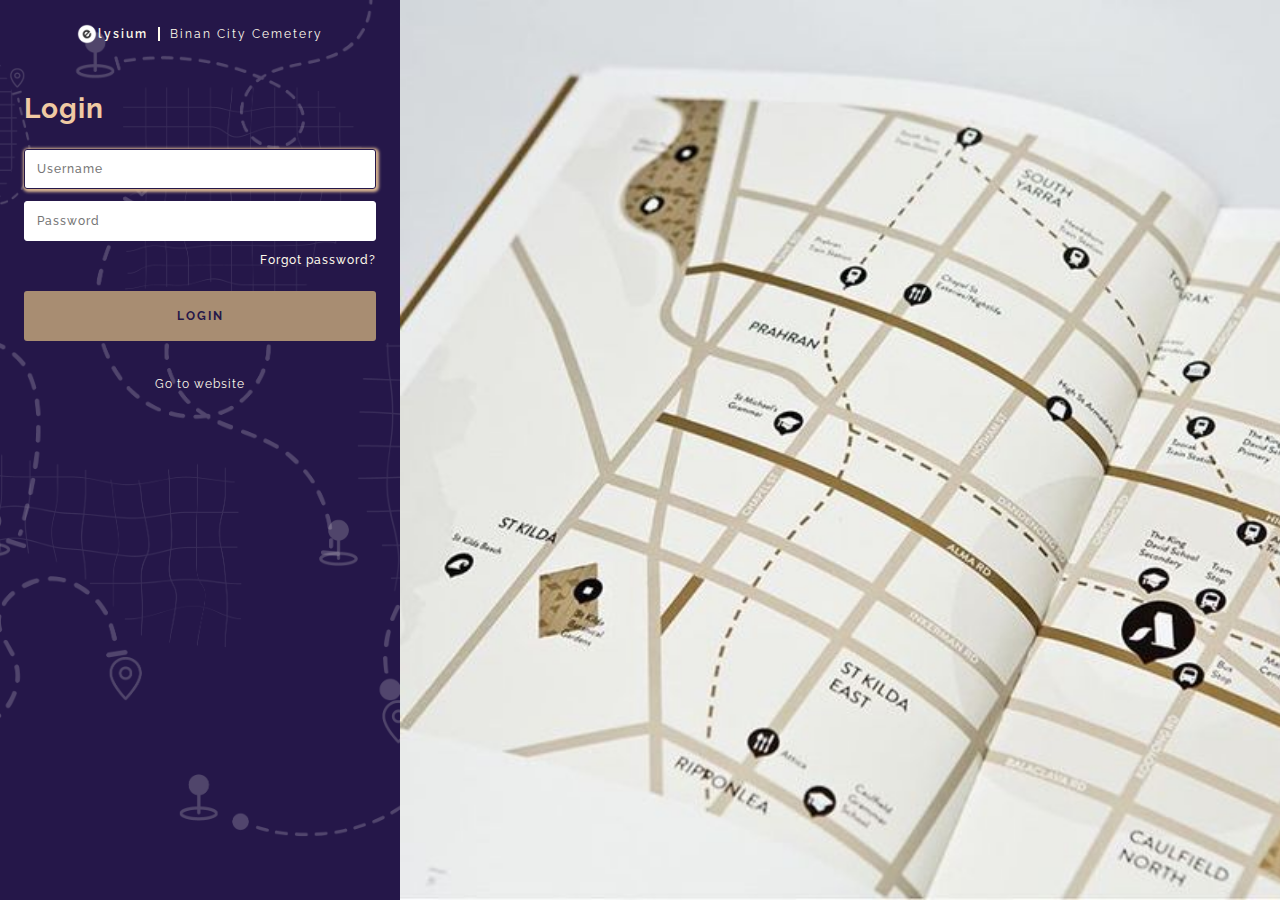
<file: index.html>
<!DOCTYPE html>
<html lang="en">
  <head>
    <meta charset="utf-8" />
    <meta name="viewport" content="width=device-width, initial-scale=1.0" />
    <meta http-equiv="X-UA-Compatible" content="IE=edge" />

    <link
      rel="stylesheet"
      href="http://meyerweb.com/eric/tools/css/reset/reset.css"
    />

    <link rel="stylesheet" href="/src/css/main.css" />
    <link rel="stylesheet" href="/src/css/login.css" />

    <link rel="preconnect" href="https://fonts.googleapis.com" />
    <link rel="preconnect" href="https://fonts.gstatic.com" crossorigin />
    <link
      href="https://fonts.googleapis.com/css2?family=Raleway:wght@400;500;600;700&display=swap"
      rel="stylesheet"
    />

    <link
      href="https://unpkg.com/boxicons@2.1.4/css/boxicons.min.css"
      rel="stylesheet"
    />

    <title>Elysium</title>
  </head>

  <body>
    <div class="container login-container">
      <div class="login-form-container main-padding" id="loginForm">
        <span class="logo-container"
          ><small class="logo"
            ><img
              src="/src/img/e-removebg-preview.png"
              alt="Elysium Logo"
              width="20"
              height="20"
            />
            <strong translate="no">lysium</strong></small
          >
          <small class="cemetery-name" id="login-cemetery-name"
            >Binan City Cemetery</small
          ></span
        >

        <h1 class="form-label">Login</h1>

        <form>
          <div class="input-group">
            <input
              type="text"
              id="inputUsername"
              name="input-username"
              class="input login-input"
              autofocus
              autocomplete="off"
              placeholder="Username"
              required
            />

            <div class="error-message username-error">
              This field cannot be empty!
            </div>
          </div>

          <div class="input-group">
            <input
              type="password"
              id="inputPassword"
              name="input-password"
              class="input login-input"
              autofocus
              autocomplete="off"
              placeholder="Password"
              required
            />

            <div class="error-message password-error">
              This field cannot be empty!
            </div>
          </div>

          <div class="link forgot-password-link">
            <a href="/" class="forgot-password" id="forgotPasswordLink"
              >Forgot password?</a
            >
          </div>

          <div class="login-validation-error-message">
            Incorrect username and/or password. <br />
            Please try again.
          </div>

          <input
            type="submit"
            value="Login"
            class="button login-btn disabled"
            aria-disabled="true"
            id="login-button"
          />

          <div class="link go-to-website-link">
            <a href="dashboard.html" class="go-to-website" id="login-gtw"
              >Go to website</a
            >
          </div>
        </form>
      </div>

      <div
        class="forgot-password-form-container main-padding hidden"
        id="forgotPasswordForm"
      >
        <span class="logo-container"
          ><small class="logo"
            ><img
              src="/src/img/e-removebg-preview.png"
              alt="Elysium Logo"
              width="20"
              height="20"
            />
            <strong translate="no">lysium</strong></small
          >
          <small class="cemetery-name" id="fpw-cemetery-name"
            >Binan City Cemetery</small
          ></span
        >

        <h1 class="form-label">Forgot Password</h1>

        <form>
          <div class="input-group">
            <input
              type="password"
              id="inputNewPassword"
              name="input-new-password"
              class="input"
              autofocus
              autocomplete="off"
              placeholder="Password"
              required
            />

            <div class="error-message new-password-error">
              <div class="title">Must contain:</div>
              <div id="length" class="invalid">
                <span class="bullet">&#8226;</span> Atleast 8 characters
              </div>
              <div id="lowercase" class="invalid">
                <span class="bullet">&#8226;</span> A lowercase
              </div>
              <div id="uppercase" class="invalid">
                <span class="bullet">&#8226;</span> An uppercase
              </div>
              <div id="number" class="invalid">
                <span class="bullet">&#8226;</span> A number
              </div>
            </div>
          </div>

          <div class="input-group">
            <input
              type="password"
              id="retypeNewPassword"
              name="retype-new-password"
              class="input"
              autofocus
              autocomplete="off"
              placeholder="Confirm Password"
              required
            />

            <div class="error-message retype-password-error">
              Passwords do not match!
            </div>
          </div>

          <!-- <div class="link forgot-password-link">
            <a href="/" class="forgot-password">Forgot password?</a>
          </div> -->

          <!-- <div class="login-validation-error-message"></div> -->

          <input
            type="submit"
            value="Save new password"
            class="button submit-new-password-btn disabled"
            aria-disabled="true"
            id="savePassword"
          />

          <div class="link login-link">
            <a href="/" class="login" id="loginLink">Login</a>
          </div>

          <div class="link go-to-website-link">
            <a href="dashboard.html" class="go-to-website" id="fpw-gtw"
              >Go to website</a
            >
          </div>
        </form>
      </div>

      <div class="cover-image-container"></div>
    </div>

    <script src="/src/js/login.js"></script>
  </body>
</html>
</file>
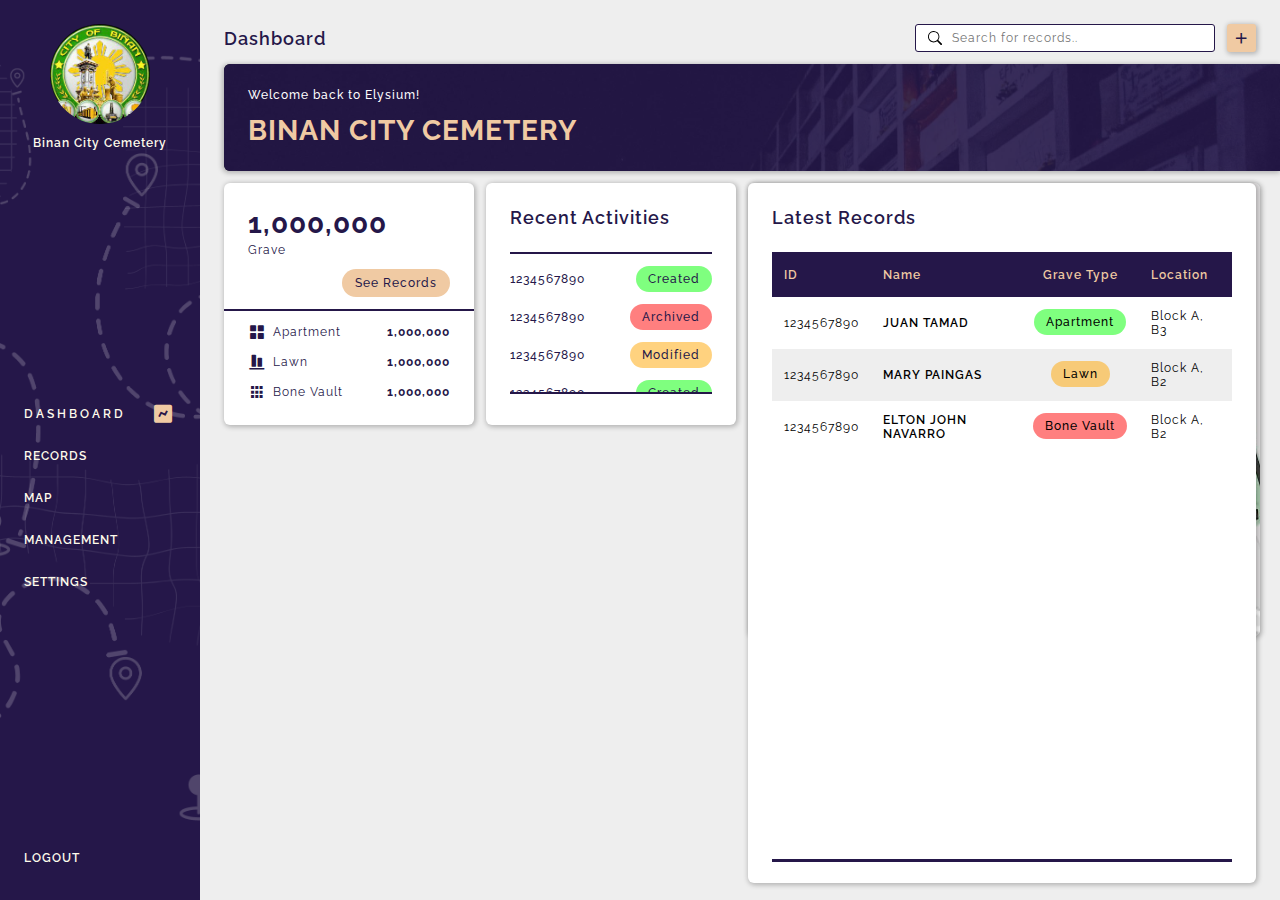
<file: dashboard.html>
<!DOCTYPE html>
<html lang="en">
  <head>
    <meta charset="utf-8" />
    <meta name="viewport" content="width=device-width, initial-scale=1.0" />
    <meta http-equiv="X-UA-Compatible" content="IE=edge" />

    <link
      rel="stylesheet"
      href="http://meyerweb.com/eric/tools/css/reset/reset.css"
    />

    <link rel="stylesheet" href="/src/css/main.css" />
    <link rel="stylesheet" href="/src/css/sidenav.css" />
    <link rel="stylesheet" href="/src/css/dashboard.css" />
    <link rel="stylesheet" href="/src/css/overlay.css" />

    <link rel="preconnect" href="https://fonts.googleapis.com" />
    <link rel="preconnect" href="https://fonts.gstatic.com" crossorigin />
    <link
      href="https://fonts.googleapis.com/css2?family=Raleway:wght@400;500;600;700&display=swap"
      rel="stylesheet"
    />

    <link
      href="https://unpkg.com/boxicons@2.1.4/css/boxicons.min.css"
      rel="stylesheet"
    />

    <script
      src="https://code.jquery.com/jquery-3.3.1.slim.min.js"
      integrity="sha384-q8i/X+965DzO0rT7abK41JStQIAqVgRVzpbzo5smXKp4YfRvH+8abtTE1Pi6jizo"
      crossorigin="anonymous"
    ></script>
    <script src="/src/resources/simple-checkbox-table/dist/jquery.simple-checkbox-table.min.js"></script>

    <title>Elysium</title>
  </head>

  <body>
    <div class="container dashboard-container">
      <aside class="navigation-container main-padding">
        <div class="cemetery-profile-container">
          <img
            src="/src/img/binanlogo.jpg"
            alt="Binan Municipal Logo"
            width="100px"
            height="100px"
            style="border-radius: 50%"
          />
          <p class="cemetery-name" id="aside-cemetery-name">
            Binan City Cemetery
          </p>
        </div>

        <nav class="navigations">
          <ul class="navigation-links">
            <a href="dashboard.html" class="link-item">
              <li class="link active">
                <p class="link-name">Dashboard</p>
                <i class="bx bxs-chart"></i>
              </li>
            </a>

            <a href="records.html" class="link-item">
              <li class="link">
                <p class="link-name">Records</p>
                <i class="bx bxs-folder-open"></i>
              </li>
            </a>

            <a href="map.html" class="link-item">
              <li class="link">
                <p class="link-name">Map</p>
                <i class="bx bxs-map-alt"></i>
              </li>
            </a>

            <a href="management.html" class="link-item">
              <li class="link">
                <p class="link-name">Management</p>
                <i class="bx bxs-customize"></i>
              </li>
            </a>

            <a href="settings.html" class="link-item">
              <li class="link">
                <p class="link-name">Settings</p>
                <i class="bx bxs-cog"></i>
              </li>
            </a>
          </ul>
        </nav>

        <div class="logout-button">
          <a href="./" class="link-item" id="logout-button">
            <li class="link">
              <p class="link-name">Logout</p>
              <i class="bx bx-log-out"></i>
            </li>
          </a>
        </div>
      </aside>

      <div class="main-container">
        <header class="header-container">
          <h2 class="page-name">Dashboard</h2>

          <div class="right-header-content">
            <form class="header-search">
              <input
                type="search"
                class="search-bar"
                placeholder="Search for records.."
                id="header-search-box"
              />
            </form>

            <i
              class="bx bx-plus container-shadow"
              onclick="openCreateOverlay()"
            ></i>
          </div>
        </header>

        <div class="greeting-container">
          <div class="greeting main-padding">
            <p class="intro-greeting">
              Welcome back to <span translate="no">Elysium</span>!
            </p>

            <h1 class="cemetery-name" id="greeting-cemetery-name">
              Binan City Cemetery
            </h1>
          </div>
        </div>

        <div class="dashboard-info-group">
          <div class="left-info-group">
            <div class="top-info">
              <div
                class="statistics-container container-shadow"
                id="statistics-container"
              >
                <div class="main-info">
                  <div class="graves-statistics-info">
                    <h1 class="graves-statistic" id="graveCount">1,000,000</h1>
                    <small class="statistic-label">Grave</small>
                  </div>

                  <a href="records.html" class="button-container">
                    <button class="see-records-button">See records</button>
                  </a>
                </div>

                <div class="sub-info">
                  <div class="other-statistics">
                    <div class="statistic-info">
                      <i class="bx bxs-grid-alt"></i>
                      <small class="statistic-label">Apartment</small>
                    </div>

                    <p class="statistic-data" id="apartmentCount">1,000,000</p>
                  </div>

                  <div class="other-statistics">
                    <div class="statistic-info">
                      <i class="bx bxs-objects-vertical-bottom"></i>
                      <small class="statistic-label">Lawn</small>
                    </div>

                    <p class="statistic-data" id="lawnCount">1,000,000</p>
                  </div>

                  <div class="other-statistics">
                    <div class="statistic-info">
                      <i class="bx bxs-grid"></i>
                      <small class="statistic-label">Bone Vault</small>
                    </div>

                    <p class="statistic-data" id="boneVaultCount">1,000,000</p>
                  </div>
                </div>
              </div>

              <div
                class="recent-activities-container main-padding container-shadow"
                id="activities-container"
              >
                <h2 class="container-label">Recent Activities</h2>

                <div class="activities">
                  <div class="activity" id="activity">
                    <p class="record-id" id="activityRecordId">1234567890</p>

                    <div class="chip green-chip" id="activityRecordAction">
                      Created
                    </div>
                  </div>

                  <div class="activity">
                    <p class="record-id">1234567890</p>

                    <div class="chip red-chip">Archived</div>
                  </div>

                  <div class="activity">
                    <p class="record-id">1234567890</p>

                    <div class="chip orange-chip">Modified</div>
                  </div>

                  <div class="activity">
                    <p class="record-id">1234567890</p>

                    <div class="chip green-chip">Created</div>
                  </div>

                  <div class="activity">
                    <p class="record-id">1234567890</p>

                    <div class="chip red-chip">Archived</div>
                  </div>

                  <div class="activity">
                    <p class="record-id">1234567890</p>

                    <div class="chip orange-chip">Modified</div>
                  </div>

                  <div class="activity">
                    <p class="record-id">1234567890</p>

                    <div class="chip green-chip">Created</div>
                  </div>
                </div>
              </div>
            </div>

            <div class="bottom-info container-shadow">
              <a href="/map.html">
                <img
                  src="/src/img/315520173_1377583026319664_4971874567840211276_n.jpg"
                  alt="Cemetery Map"
                  usemap="#cemeterymap"
                />
                <map name="cemeterymap"></map>
              </a>
            </div>
          </div>

          <div class="right-info-group main-padding container-shadow">
            <h2 class="container-label">Latest Records</h2>

            <div class="table-container dashboard-table-container">
              <table class="records-table" id="dashboard-table-container">
                <thead>
                  <tr>
                    <th class="string-header-sort id-sort">ID</th>
                    <th class="string-header-sort name-sort">Name</th>
                    <th class="string-header-sort grave-type-sort">
                      Grave Type
                    </th>
                    <th>Location</th>
                  </tr>
                </thead>
                <tbody>
                  <tr>
                    <td class="string-body-sort" id="dashboardTableId">
                      1234567890
                    </td>
                    <td class="string-body-sort" id="dashboardTableName">
                      <span id="dashboardTableFName">Juan</span>
                      <span id="dashboardTableLName">Tamad</span>
                    </td>
                    <td class="string-body-sort" id="dashboardTableGraveType">
                      <div class="chip green-chip">Apartment</div>
                    </td>
                    <td id="dashboardTableLocation">
                      <span id="dashboardTableLocationBlock">Block A</span>,
                      <span id="dashboardTableLocationColumn">B</span
                      ><span id="dashboardTableLocationRow">3</span>
                    </td>
                  </tr>

                  <tr>
                    <td class="string-body-sort">1234567890</td>
                    <td class="string-body-sort">Mary Paingas</td>
                    <td class="string-body-sort">
                      <div class="chip orange-chip">Lawn</div>
                    </td>
                    <td>Block A, B2</td>
                  </tr>

                  <tr>
                    <td class="string-body-sort">1234567890</td>
                    <td class="string-body-sort">Elton John Navarro</td>
                    <td class="string-body-sort">
                      <div class="chip red-chip">Bone Vault</div>
                    </td>
                    <td>Block A, B2</td>
                  </tr>
                </tbody>
              </table>
            </div>
          </div>
        </div>
      </div>
    </div>

    <div
      class="overlay-wrapper"
      id="create-record-overlay"
      style="display: none"
    >
      <div class="overlay container-shadow">
        <h2 class="overlay-name">Create New Record</h2>

        <div class="overlay-details">
          <form class="overlay-form create-record-form">
            <div class="error-message" style="display: none">
              Please fill in valid value for all required fields
            </div>

            <fieldset class="input-group-container">
              <legend class="input-group-name">Interment Profile</legend>

              <div class="input-group">
                <div class="input-pair">
                  <label for="first-name"
                    >First Name <span class="required">[Required]</span></label
                  >

                  <input
                    type="text"
                    name="first-name"
                    id="first-name"
                    placeholder="Enter first name"
                    required
                  />
                </div>

                <div class="input-pair">
                  <label for="last-name"
                    >Last Name <span class="required">[Required]</span></label
                  >

                  <input
                    type="text"
                    name="last-name"
                    id="last-name"
                    placeholder="Enter last name"
                    required
                  />
                </div>
              </div>

              <div class="input-group">
                <div class="input-pair">
                  <label for="birth-date">Birth Date</label>

                  <input type="date" name="birth-date" id="birth-date" />
                </div>

                <div class="input-pair">
                  <label for="death-date">Death Date</label>

                  <input
                    type="date"
                    name="death-date"
                    id="death-date"
                    placeholder="Enter death date"
                  />
                </div>
              </div>
            </fieldset>

            <fieldset class="input-group-container">
              <legend class="input-group-name">Interment Location</legend>

              <div class="input-group">
                <div class="input-pair">
                  <label for="grave-type-input"
                    >Grave Type <span class="required">[Required]</span></label
                  >

                  <select
                    name="grave-type-input"
                    id="grave-type-input"
                    required
                  >
                    <option value="">Choose...</option>
                    <option value="apartment-type-form">Apartment</option>
                    <option value="lawn-type-form">Lawn</option>
                    <option value="bone-vault-type-form">Bone Vault</option>
                  </select>
                </div>
              </div>

              <div
                class="input-group grave-type-option"
                id="bone-vault-type-form"
                name="bone-vault-type-form"
                style="display: none"
              >
                <div class="input-pair">
                  <label for="block-input"
                    >Bone Block <span class="required">[Required]</span></label
                  >

                  <select name="block-input" id="bv-block-input" required>
                    <option value="">Choose...</option>
                    <option value="a">A</option>
                    <option value="b">B</option>
                    <option value="c">C</option>
                  </select>
                </div>

                <div class="input-pair">
                  <label for="column-input"
                    >Column <span class="required">[Required]</span></label
                  >

                  <select name="column-input" id="bv-column-input" required>
                    <option value="">Choose...</option>
                    <option value="a">A</option>
                    <option value="b">B</option>
                    <option value="c">C</option>
                  </select>
                </div>

                <div class="input-pair">
                  <label for="row-input"
                    >Row <span class="required">[Required]</span></label
                  >

                  <select name="row-input" id="bv-row-input" required>
                    <option value="">Choose...</option>
                    <option value="1">1</option>
                    <option value="2">2</option>
                    <option value="3">3</option>
                  </select>
                </div>
              </div>

              <div
                class="input-group grave-type-option"
                id="apartment-type-form"
                name="apartment-type-form"
                style="display: none"
              >
                <div class="input-pair">
                  <label for="block-input"
                    >Apt Block <span class="required">[Required]</span></label
                  >

                  <select name="block-input" id="apt-block-input" required>
                    <option value="">Choose...</option>
                    <option value="a">A</option>
                    <option value="b">B</option>
                    <option value="c">C</option>
                  </select>
                </div>

                <div class="input-pair">
                  <label for="column-input"
                    >Column <span class="required">[Required]</span></label
                  >

                  <select name="column-input" id="apt-column-input" required>
                    <option value="">Choose...</option>
                    <option value="a">A</option>
                    <option value="b">B</option>
                    <option value="c">C</option>
                  </select>
                </div>

                <div class="input-pair">
                  <label for="row-input"
                    >Row <span class="required">[Required]</span></label
                  >

                  <select name="row-input" id="apt-row-input" required>
                    <option value="">Choose...</option>
                    <option value="1">1</option>
                    <option value="2">2</option>
                    <option value="3">3</option>
                  </select>
                </div>
              </div>

              <div
                class="input-group grave-type-option"
                id="lawn-type-form"
                name="lawn-type-form"
                style="display: none"
              >
                <div class="input-pair">
                  <label for="block-input"
                    >Lawn Block <span class="required">[Required]</span></label
                  >

                  <select name="block-input" id="lwn-block-input" required>
                    <option value="">Choose...</option>
                    <option value="a">A</option>
                    <option value="b">B</option>
                    <option value="c">C</option>
                  </select>
                </div>

                <div class="input-pair">
                  <label for="column-input"
                    >Column <span class="required">[Required]</span></label
                  >

                  <select name="column-input" id="lwn-column-input" required>
                    <option value="">Choose...</option>
                    <option value="a">A</option>
                    <option value="b">B</option>
                    <option value="c">C</option>
                  </select>
                </div>

                <div class="input-pair">
                  <label for="row-input"
                    >Row <span class="required">[Required]</span></label
                  >

                  <select name="row-input" id="lwn-row-input" required>
                    <option value="">Choose...</option>
                    <option value="1">1</option>
                    <option value="2">2</option>
                    <option value="3">3</option>
                  </select>
                </div>
              </div>
            </fieldset>
          </form>
        </div>

        <div class="overlay-controls">
          <button class="cancel-button button" onclick="closeCreateOverlay()">
            Cancel
          </button>
          <button
            class="submit-button button"
            onclick="validateForm()"
            id="createNewRecord"
          >
            Save Record
          </button>
        </div>
      </div>
    </div>

    <script src="/src/js/tablesorting.js"></script>
    <script src="/src/js/overlay.js"></script>
    <script src="/src/js/toggleform.js"></script>
  </body>
</html>
</file>
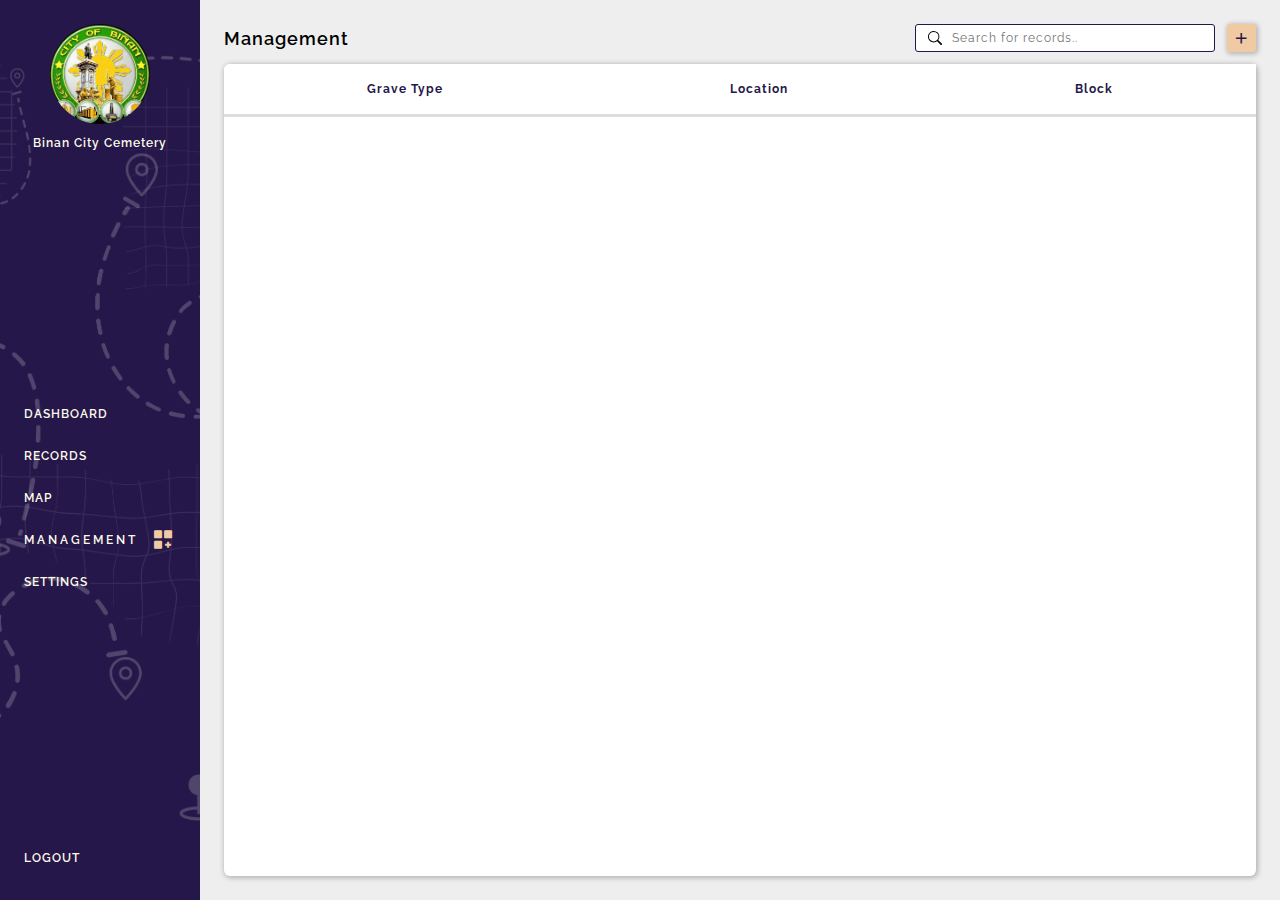
<file: management.html>
<!DOCTYPE html>
<html lang="en">
  <head>
    <meta charset="utf-8" />
    <meta name="viewport" content="width=device-width, initial-scale=1.0" />
    <meta http-equiv="X-UA-Compatible" content="IE=edge" />

    <link
      rel="stylesheet"
      href="http://meyerweb.com/eric/tools/css/reset/reset.css"
    />

    <link rel="stylesheet" href="/src/css/main.css" />
    <link rel="stylesheet" href="/src/css/sidenav.css" />
    <link rel="stylesheet" href="/src/css/management.css" />
    <link rel="stylesheet" href="/src/css/overlay.css" />

    <link rel="preconnect" href="https://fonts.googleapis.com" />
    <link rel="preconnect" href="https://fonts.gstatic.com" crossorigin />
    <link
      href="https://fonts.googleapis.com/css2?family=Raleway:wght@400;500;600;700&display=swap"
      rel="stylesheet"
    />

    <link
      href="https://unpkg.com/boxicons@2.1.4/css/boxicons.min.css"
      rel="stylesheet"
    />

    <script
      src="https://code.jquery.com/jquery-3.3.1.slim.min.js"
      integrity="sha384-q8i/X+965DzO0rT7abK41JStQIAqVgRVzpbzo5smXKp4YfRvH+8abtTE1Pi6jizo"
      crossorigin="anonymous"
    ></script>
    <script src="/src/resources/simple-checkbox-table/dist/jquery.simple-checkbox-table.min.js"></script>

    <title>Elysium</title>
  </head>

  <body>
    <div class="container management-container">
      <aside class="navigation-container main-padding">
        <div class="cemetery-profile-container">
          <img
            src="/src/img/binanlogo.jpg"
            alt="Binan Municipal Logo"
            width="100px"
            height="100px"
            style="border-radius: 50%"
          />
          <p class="cemetery-name" id="aside-cemetery-name">
            Binan City Cemetery
          </p>
        </div>

        <nav class="navigations">
          <ul class="navigation-links">
            <a href="dashboard.html" class="link-item">
              <li class="link">
                <p class="link-name">Dashboard</p>
                <i class="bx bxs-chart"></i>
              </li>
            </a>

            <a href="records.html" class="link-item">
              <li class="link">
                <p class="link-name">Records</p>
                <i class="bx bxs-folder-open"></i>
              </li>
            </a>

            <a href="map.html" class="link-item">
              <li class="link">
                <p class="link-name">Map</p>
                <i class="bx bxs-map-alt"></i>
              </li>
            </a>

            <a href="management.html" class="link-item">
              <li class="link active">
                <p class="link-name">Management</p>
                <i class="bx bxs-customize"></i>
              </li>
            </a>

            <a href="settings.html" class="link-item">
              <li class="link">
                <p class="link-name">Settings</p>
                <i class="bx bxs-cog"></i>
              </li>
            </a>
          </ul>
        </nav>

        <div class="logout-button">
          <a href="./" class="link-item" id="logout-button">
            <li class="link">
              <p class="link-name">Logout</p>
              <i class="bx bx-log-out"></i>
            </li>
          </a>
        </div>
      </aside>

      <div class="main-container">
        <header class="header-container">
          <h2 class="page-name">Management</h2>

          <div class="right-header-content">
            <form class="header-search">
              <input
                type="search"
                class="search-bar"
                placeholder="Search for records.."
                id="header-search-box"
              />
            </form>

            <i
              class="bx bx-plus container-shadow"
              onclick="openCreateOverlay()"
            ></i>
          </div>
        </header>

        <div class="management-main-container container-shadow">
          <div class="tab">
            <button class="tab-links" onclick="openLink(event, 'graveType')">
              Grave Type
            </button>

            <button class="tab-links" onclick="openLink(event, 'location')">
              Location
            </button>

            <button class="tab-links" onclick="openLink(event, 'block')">
              Block
            </button>

            <button class="tab-menu">
              <i class="bx bx-menu"></i>

              <div class="tab-menu-links container-shadow">
                <a onclick="openLink(event, 'graveType')">Grave Type</a>
                <a onclick="openLink(event, 'location')">Location</a>
                <a onclick="openLink(event, 'block')">Block</a>
              </div>
            </button>
          </div>

          <div class="tab-content" id="graveType">
            <div class="button-group">
              <input
                type="search"
                id="graveType-table-search-box"
                placeholder="Search..."
                style="display: none"
              />

              <button
                class="search-button button"
                onclick="toggleGraveTypeSearchBox()"
              >
                <i class="bx bx-search graveType-search-icon"></i>
                <i
                  class="bx bx-x graveType-close-icon"
                  style="display: none"
                ></i>
              </button>

              <button class="refresh-button button">
                <i class="bx bx-refresh"></i>
              </button>

              <button
                class="create-button button"
                onclick="openAddGraveTypeOverlay()"
              >
                <p class="create-button-name">Create</p>
                <i class="bx bx-plus"></i>
              </button>
            </div>

            <div class="table-container management-table-container">
              <table class="records-table graveType-table">
                <thead>
                  <tr>
                    <th class="string-header-sort id-sort">ID</th>
                    <th class="string-header-sort name-sort">Grave Type</th>
                    <th class="string-header-sort name-sort">Status</th>
                    <th>Action</th>
                  </tr>
                </thead>
                <tbody id="graveType-records-table">
                  <tr>
                    <td class="string-body-sort">1234567890</td>
                    <td class="string-body-sort">Apartment</td>
                    <td class="string-body-sort">
                      <div class="chip green-chip">Active</div>
                    </td>
                    <td class="action-buttons">
                      <button
                        class="edit-button button"
                        onclick="openEditGraveTypeOverlay()"
                      >
                        <i class="bx bxs-edit-alt"></i>
                      </button>
                    </td>
                  </tr>

                  <tr>
                    <td class="string-body-sort">1234567890</td>
                    <td class="string-body-sort">Lawn</td>
                    <td class="string-body-sort">
                      <div class="chip green-chip">Active</div>
                    </td>
                    <td class="action-buttons">
                      <button
                        class="edit-button button"
                        onclick="openEditGraveTypeOverlay()"
                      >
                        <i class="bx bxs-edit-alt"></i>
                      </button>
                    </td>
                  </tr>

                  <tr>
                    <td class="string-body-sort">1234567890</td>
                    <td class="string-body-sort">Bone Vault</td>
                    <td class="string-body-sort">
                      <div class="chip green-chip">Active</div>
                    </td>
                    <td class="action-buttons">
                      <button
                        class="edit-button button"
                        onclick="openEditGraveTypeOverlay()"
                      >
                        <i class="bx bxs-edit-alt"></i>
                      </button>
                    </td>
                  </tr>

                  <tr>
                    <td class="string-body-sort">1234567890</td>
                    <td class="string-body-sort">Mausoleum</td>
                    <td class="string-body-sort">
                      <div class="chip red-chip">Inactive</div>
                    </td>
                    <td class="action-buttons">
                      <button
                        class="edit-button button"
                        onclick="openEditGraveTypeOverlay()"
                      >
                        <i class="bx bxs-edit-alt"></i>
                      </button>
                    </td>
                  </tr>
                </tbody>
              </table>
            </div>
          </div>

          <div class="tab-content" id="location">
            <div class="button-group">
              <input
                type="search"
                id="location-table-search-box"
                placeholder="Search..."
                style="display: none"
              />

              <button
                class="search-button button"
                onclick="toggleLocationSearchBox()"
              >
                <i class="bx bx-search location-search-icon"></i>
                <i
                  class="bx bx-x location-close-icon"
                  style="display: none"
                ></i>
              </button>

              <button class="refresh-button button">
                <i class="bx bx-refresh"></i>
              </button>

              <button
                class="create-button button"
                onclick="openAddLocationOverlay()"
              >
                <p class="create-button-name">Create</p>
                <i class="bx bx-plus"></i>
              </button>
            </div>

            <div class="table-container management-table-container">
              <table class="records-table location-table">
                <thead>
                  <tr>
                    <th class="string-header-sort id-sort">ID</th>
                    <th class="string-header-sort name-sort">Block</th>
                    <th class="string-header-sort name-sort">Column</th>
                    <th class="string-header-sort name-sort">Row</th>
                    <th class="string-header-sort name-sort">Status</th>
                    <th>Action</th>
                  </tr>
                </thead>
                <tbody id="location-records-table">
                  <tr>
                    <td class="string-body-sort">1234567890</td>
                    <td class="string-body-sort">A</td>
                    <td class="string-body-sort">B</td>
                    <td class="string-body-sort">2</td>
                    <td class="string-body-sort">
                      <div class="chip green-chip">Active</div>
                    </td>
                    <td class="action-buttons">
                      <button
                        class="edit-button button"
                        onclick="openEditLocationOverlay()"
                      >
                        <i class="bx bxs-edit-alt"></i>
                      </button>
                    </td>
                  </tr>

                  <tr>
                    <td class="string-body-sort">1234567890</td>
                    <td class="string-body-sort">A</td>
                    <td class="string-body-sort">B</td>
                    <td class="string-body-sort">2</td>
                    <td class="string-body-sort">
                      <div class="chip red-chip">Inactive</div>
                    </td>
                    <td class="action-buttons">
                      <button
                        class="edit-button button"
                        onclick="openEditLocationOverlay()"
                      >
                        <i class="bx bxs-edit-alt"></i>
                      </button>
                    </td>
                  </tr>
                </tbody>
              </table>
            </div>
          </div>

          <div class="tab-content" id="block">
            <div class="button-group">
              <input
                type="search"
                id="block-table-search-box"
                placeholder="Search..."
                style="display: none"
              />

              <button
                class="search-button button"
                onclick="toggleBlockSearchBox()"
              >
                <i class="bx bx-search block-search-icon"></i>
                <i class="bx bx-x block-close-icon" style="display: none"></i>
              </button>

              <button class="refresh-button button">
                <i class="bx bx-refresh"></i>
              </button>

              <button
                class="create-button button"
                onclick="openAddBlockOverlay()"
              >
                <p class="create-button-name">Create</p>
                <i class="bx bx-plus"></i>
              </button>
            </div>

            <div class="table-container management-table-container">
              <table class="records-table block-table">
                <thead>
                  <tr>
                    <th class="string-header-sort id-sort">ID</th>
                    <th class="string-header-sort block-sort">Block</th>
                    <th class="string-header-sort name-sort">Column Count</th>
                    <th class="string-header-sort name-sort">Row Count</th>
                    <th class="string-header-sort name-sort">Grave Type</th>
                    <th class="string-header-sort name-sort">Status</th>
                    <th>Action</th>
                  </tr>
                </thead>
                <tbody id="block-records-table">
                  <tr>
                    <td class="string-body-sort">1234567890</td>
                    <td class="string-body-sort">A</td>
                    <td class="string-body-sort">12</td>
                    <td class="string-body-sort">20</td>
                    <td class="string-body-sort">Apartment</td>
                    <td class="string-body-sort">
                      <div class="chip green-chip">Active</div>
                    </td>
                    <td class="action-buttons">
                      <button
                        class="edit-button button"
                        onclick="openEditBlockOverlay()"
                      >
                        <i class="bx bxs-edit-alt"></i>
                      </button>
                    </td>
                  </tr>

                  <tr>
                    <td class="string-body-sort">1234567890</td>
                    <td class="string-body-sort">A</td>
                    <td class="string-body-sort">12</td>
                    <td class="string-body-sort">20</td>
                    <td class="string-body-sort">Lawn</td>
                    <td class="string-body-sort">
                      <div class="chip red-chip">Inactive</div>
                    </td>
                    <td class="action-buttons">
                      <button
                        class="edit-button button"
                        onclick="openEditBlockOverlay()"
                      >
                        <i class="bx bxs-edit-alt"></i>
                      </button>
                    </td>
                  </tr>
                </tbody>
              </table>
            </div>
          </div>
        </div>
      </div>
    </div>

    <div
      class="overlay-wrapper"
      id="create-record-overlay"
      style="display: none"
    >
      <div class="overlay container-shadow">
        <h2 class="overlay-name">Create new record</h2>

        <div class="overlay-details">
          <form class="overlay-form create-record-form">
            <div class="error-message" style="display: none">
              Please fill in valid value for all required fields
            </div>

            <fieldset class="input-group-container">
              <legend class="input-group-name">Interment Profile</legend>

              <div class="input-group">
                <div class="input-pair">
                  <label for="first-name"
                    >First Name <span class="required">[Required]</span></label
                  >

                  <input
                    type="text"
                    name="first-name"
                    id="first-name"
                    placeholder="Enter first name"
                    required
                  />
                </div>

                <div class="input-pair">
                  <label for="last-name"
                    >Last Name <span class="required">[Required]</span></label
                  >

                  <input
                    type="text"
                    name="last-name"
                    id="last-name"
                    placeholder="Enter last name"
                    required
                  />
                </div>
              </div>

              <div class="input-group">
                <div class="input-pair">
                  <label for="birth-date">Birth Date</label>

                  <input type="date" name="birth-date" id="birth-date" />
                </div>

                <div class="input-pair">
                  <label for="death-date">Death Date</label>

                  <input
                    type="date"
                    name="death-date"
                    id="death-date"
                    placeholder="Enter death date"
                  />
                </div>
              </div>
            </fieldset>

            <fieldset class="input-group-container">
              <legend class="input-group-name">Interment Location</legend>

              <div class="input-group">
                <div class="input-pair">
                  <label for="grave-type-input"
                    >Grave Type <span class="required">[Required]</span></label
                  >

                  <select
                    name="grave-type-input"
                    id="grave-type-input"
                    required
                  >
                    <option value="">Choose...</option>
                    <option value="apartment-type-form">Apartment</option>
                    <option value="lawn-type-form">Lawn</option>
                    <option value="bone-vault-type-form">Bone Vault</option>
                  </select>
                </div>
              </div>

              <div
                class="input-group grave-type-option"
                id="bone-vault-type-form"
                name="bone-vault-type-form"
                style="display: none"
              >
                <div class="input-pair">
                  <label for="block-input"
                    >Bone Block <span class="required">[Required]</span></label
                  >

                  <select name="block-input" id="bv-block-input" required>
                    <option value="">Choose...</option>
                    <option value="a">A</option>
                    <option value="b">B</option>
                    <option value="c">C</option>
                  </select>
                </div>

                <div class="input-pair">
                  <label for="column-input"
                    >Column <span class="required">[Required]</span></label
                  >

                  <select name="column-input" id="bv-column-input" required>
                    <option value="">Choose...</option>
                    <option value="a">A</option>
                    <option value="b">B</option>
                    <option value="c">C</option>
                  </select>
                </div>

                <div class="input-pair">
                  <label for="row-input"
                    >Row <span class="required">[Required]</span></label
                  >

                  <select name="row-input" id="bv-row-input" required>
                    <option value="">Choose...</option>
                    <option value="1">1</option>
                    <option value="2">2</option>
                    <option value="3">3</option>
                  </select>
                </div>
              </div>

              <div
                class="input-group grave-type-option"
                id="apartment-type-form"
                name="apartment-type-form"
                style="display: none"
              >
                <div class="input-pair">
                  <label for="block-input"
                    >Apt Block <span class="required">[Required]</span></label
                  >

                  <select name="block-input" id="apt-block-input" required>
                    <option value="">Choose...</option>
                    <option value="a">A</option>
                    <option value="b">B</option>
                    <option value="c">C</option>
                  </select>
                </div>

                <div class="input-pair">
                  <label for="column-input"
                    >Column <span class="required">[Required]</span></label
                  >

                  <select name="column-input" id="apt-column-input" required>
                    <option value="">Choose...</option>
                    <option value="a">A</option>
                    <option value="b">B</option>
                    <option value="c">C</option>
                  </select>
                </div>

                <div class="input-pair">
                  <label for="row-input"
                    >Row <span class="required">[Required]</span></label
                  >

                  <select name="row-input" id="apt-row-input" required>
                    <option value="">Choose...</option>
                    <option value="1">1</option>
                    <option value="2">2</option>
                    <option value="3">3</option>
                  </select>
                </div>
              </div>

              <div
                class="input-group grave-type-option"
                id="lawn-type-form"
                name="lawn-type-form"
                style="display: none"
              >
                <div class="input-pair">
                  <label for="block-input"
                    >Lawn Block <span class="required">[Required]</span></label
                  >

                  <select name="block-input" id="lwn-block-input" required>
                    <option value="">Choose...</option>
                    <option value="a">A</option>
                    <option value="b">B</option>
                    <option value="c">C</option>
                  </select>
                </div>

                <div class="input-pair">
                  <label for="column-input"
                    >Column <span class="required">[Required]</span></label
                  >

                  <select name="column-input" id="lwn-column-input" required>
                    <option value="">Choose...</option>
                    <option value="a">A</option>
                    <option value="b">B</option>
                    <option value="c">C</option>
                  </select>
                </div>

                <div class="input-pair">
                  <label for="row-input"
                    >Row <span class="required">[Required]</span></label
                  >

                  <select name="row-input" id="lwn-row-input" required>
                    <option value="">Choose...</option>
                    <option value="1">1</option>
                    <option value="2">2</option>
                    <option value="3">3</option>
                  </select>
                </div>
              </div>
            </fieldset>
          </form>
        </div>

        <div class="overlay-controls">
          <button class="cancel-button button" onclick="closeCreateOverlay()">
            Cancel
          </button>
          <button
            class="submit-button button"
            onclick="validateForm()"
            id="createNewRecord"
          >
            Save Record
          </button>
        </div>
      </div>
    </div>

    <div
      class="overlay-wrapper"
      id="addGraveType-record-overlay"
      style="display: none"
    >
      <div class="overlay container-shadow">
        <h2 class="overlay-name">Create new grave type</h2>

        <div class="overlay-details">
          <form class="overlay-form create-record-form">
            <div
              class="addGraveType-error-message error-message"
              style="display: none"
            >
              Please fill in valid value for all required fields
            </div>

            <fieldset class="input-group-container">
              <legend class="input-group-name">Grave Type Details</legend>

              <div class="input-group">
                <div class="input-pair">
                  <label for="graveType-input"
                    >Grave Type <span class="required">[Required]</span></label
                  >

                  <input
                    type="text"
                    name="graveType-input"
                    id="graveType-input"
                    placeholder="Enter grave type name"
                    required
                  />
                </div>

                <div class="input-pair">
                  <label for="graveTypeStatus-input"
                    >Status <span class="required">[Required]</span></label
                  >

                  <select
                    name="graveTypeStatus-input"
                    id="graveTypeStatus-input"
                    required
                  >
                    <option value="">Choose...</option>
                    <option>Active</option>
                    <option>Inactive</option>
                  </select>
                </div>
              </div>
            </fieldset>
          </form>
        </div>

        <div class="overlay-controls">
          <button
            class="cancel-button button"
            onclick="closeAddGraveTypeOverlay()"
          >
            Cancel
          </button>
          <button
            class="submit-button button"
            onclick="validateAddGraveTypeForm()"
          >
            Save Record
          </button>
        </div>
      </div>
    </div>

    <div
      class="overlay-wrapper"
      id="addLocation-record-overlay"
      style="display: none"
    >
      <div class="overlay container-shadow">
        <h2 class="overlay-name">Create new location</h2>

        <div class="overlay-details">
          <form class="overlay-form create-record-form">
            <div
              class="location-error-message error-message"
              style="display: none"
            >
              Please fill in valid value for all required fields
            </div>

            <fieldset class="input-group-container">
              <legend class="input-group-name">Location Details</legend>

              <div class="input-group">
                <div class="input-pair">
                  <label for="location-block-input"
                    >Block <span class="required">[Required]</span></label
                  >

                  <select
                    name="location-block-input"
                    id="location-block-input"
                    required
                  >
                    <option value="">Choose...</option>
                    <option>A</option>
                    <option>B</option>
                  </select>
                </div>
              </div>

              <div class="input-group">
                <div class="input-pair">
                  <label for="location-column-input"
                    >Column <span class="required">[Required]</span></label
                  >

                  <select
                    name="location-column-input"
                    id="location-column-input"
                    required
                  >
                    <option value="">Choose...</option>
                    <option>A</option>
                    <option>B</option>
                  </select>
                </div>

                <div class="input-pair">
                  <label for="location-row-input"
                    >Row <span class="required">[Required]</span></label
                  >

                  <select
                    name="location-row-input"
                    id="location-row-input"
                    required
                  >
                    <option value="">Choose...</option>
                    <option>1</option>
                    <option>2</option>
                  </select>
                </div>
              </div>

              <div class="input-group">
                <div class="input-pair">
                  <label for="location-status-input"
                    >Status <span class="required">[Required]</span></label
                  >

                  <select
                    name="location-status-input"
                    id="location-status-input"
                    required
                  >
                    <option value="">Choose...</option>
                    <option>Active</option>
                    <option>Inactive</option>
                  </select>
                </div>
              </div>
            </fieldset>
          </form>
        </div>

        <div class="overlay-controls">
          <button
            class="cancel-button button"
            onclick="closeAddLocationOverlay()"
          >
            Cancel
          </button>
          <button
            class="submit-button button"
            onclick="validateAddLocationForm()"
          >
            Save Record
          </button>
        </div>
      </div>
    </div>

    <div
      class="overlay-wrapper"
      id="addBlock-record-overlay"
      style="display: none"
    >
      <div class="overlay container-shadow">
        <h2 class="overlay-name">Create new Block</h2>

        <div class="overlay-details">
          <form class="overlay-form create-record-form">
            <div
              class="block-error-message error-message"
              style="display: none"
            >
              Please fill in valid value for all required fields
            </div>

            <fieldset class="input-group-container">
              <legend class="input-group-name">Block Details</legend>

              <div class="input-group">
                <div class="input-pair">
                  <label for="block-block-input"
                    >Block <span class="required">[Required]</span></label
                  >

                  <input
                    type="text"
                    name="block-block-input"
                    id="block-block-input"
                    placeholder="Enter block name"
                    required
                  />
                </div>
              </div>

              <div class="input-group">
                <div class="input-pair">
                  <label for="block-column-input"
                    >Column Count
                    <span class="required">[Required]</span></label
                  >

                  <input
                    type="number"
                    name="block-column-input"
                    id="block-column-input"
                    placeholder="Choose column count"
                    required
                  />
                </div>

                <div class="input-pair">
                  <label for="block-row-input"
                    >Row <span class="required">[Required]</span></label
                  >

                  <input
                    type="number"
                    name="block-row-input"
                    id="block-row-input"
                    placeholder="Choose row count"
                    required
                  />
                </div>
              </div>

              <div class="input-group">
                <div class="input-pair">
                  <label for="block-graveType-input"
                    >Grave Type <span class="required">[Required]</span></label
                  >

                  <select
                    name="block-graveType-input"
                    id="block-graveType-input"
                    required
                  >
                    <option value="">Choose...</option>
                    <option>Apartment</option>
                    <option>Lawn</option>
                    <option>Bone Vault</option>
                  </select>
                </div>

                <div class="input-pair">
                  <label for="block-status-input"
                    >Status <span class="required">[Required]</span></label
                  >

                  <select
                    name="block-status-input"
                    id="block-status-input"
                    required
                  >
                    <option value="">Choose...</option>
                    <option>Active</option>
                    <option>Inactive</option>
                  </select>
                </div>
              </div>
            </fieldset>
          </form>
        </div>

        <div class="overlay-controls">
          <button class="cancel-button button" onclick="closeAddBlockOverlay()">
            Cancel
          </button>
          <button class="submit-button button" onclick="validateAddBlockForm()">
            Save Record
          </button>
        </div>
      </div>
    </div>

    <div
      class="overlay-wrapper"
      id="editGraveType-record-overlay"
      style="display: none"
    >
      <div class="overlay container-shadow">
        <h2 class="overlay-name">Edit grave type</h2>

        <div class="overlay-details">
          <form class="overlay-form create-record-form">
            <div
              class="editGraveType-error-message error-message"
              style="display: none"
            >
              Please fill in valid value for all required fields
            </div>

            <fieldset class="input-group-container">
              <legend class="input-group-name">Grave Type Details</legend>

              <div class="input-group">
                <div class="input-pair">
                  <label for="graveType-input-edit"
                    >Grave Type <span class="required">[Required]</span></label
                  >

                  <input
                    type="text"
                    name="graveType-input-edit"
                    id="graveType-input-edit"
                    placeholder="Enter grave type name"
                    required
                  />
                </div>

                <div class="input-pair">
                  <label for="graveTypeStatus-input-edit"
                    >Status <span class="required">[Required]</span></label
                  >

                  <select
                    name="graveTypeStatus-input-edit"
                    id="graveTypeStatus-input-edit"
                    required
                  >
                    <option value="">Choose...</option>
                    <option>Active</option>
                    <option>Inactive</option>
                  </select>
                </div>
              </div>
            </fieldset>
          </form>
        </div>

        <div class="overlay-controls">
          <button
            class="cancel-button button"
            onclick="closeEditGraveTypeOverlay()"
          >
            Cancel
          </button>
          <button
            class="submit-button button"
            onclick="validateEditGraveTypeForm()"
          >
            Save Record
          </button>
        </div>
      </div>
    </div>

    <div
      class="overlay-wrapper"
      id="editLocation-record-overlay"
      style="display: none"
    >
      <div class="overlay container-shadow">
        <h2 class="overlay-name">Create new location</h2>

        <div class="overlay-details">
          <form class="overlay-form create-record-form">
            <div
              class="editlocation-error-message error-message"
              style="display: none"
            >
              Please fill in valid value for all required fields
            </div>

            <fieldset class="input-group-container">
              <legend class="input-group-name">Location Details</legend>

              <div class="input-group">
                <div class="input-pair">
                  <label for="location-block-input-edit"
                    >Block <span class="required">[Required]</span></label
                  >

                  <select
                    name="location-block-input-edit"
                    id="location-block-input-edit"
                    required
                  >
                    <option value="">Choose...</option>
                    <option>A</option>
                    <option>B</option>
                  </select>
                </div>
              </div>

              <div class="input-group">
                <div class="input-pair">
                  <label for="location-column-input-edit"
                    >Column <span class="required">[Required]</span></label
                  >

                  <select
                    name="location-column-input-edit"
                    id="location-column-input-edit"
                    required
                  >
                    <option value="">Choose...</option>
                    <option>A</option>
                    <option>B</option>
                  </select>
                </div>

                <div class="input-pair">
                  <label for="location-row-input-edit"
                    >Row <span class="required">[Required]</span></label
                  >

                  <select
                    name="location-row-input-edit"
                    id="location-row-input-edit"
                    required
                  >
                    <option value="">Choose...</option>
                    <option>1</option>
                    <option>2</option>
                  </select>
                </div>
              </div>

              <div class="input-group">
                <div class="input-pair">
                  <label for="location-status-input-edit"
                    >Status <span class="required">[Required]</span></label
                  >

                  <select
                    name="location-status-input-edit"
                    id="location-status-input-edit"
                    required
                  >
                    <option value="">Choose...</option>
                    <option>Active</option>
                    <option>Inactive</option>
                  </select>
                </div>
              </div>
            </fieldset>
          </form>
        </div>

        <div class="overlay-controls">
          <button
            class="cancel-button button"
            onclick="closeEditLocationOverlay()"
          >
            Cancel
          </button>
          <button
            class="submit-button button"
            onclick="validateEditLocationForm()"
          >
            Save Record
          </button>
        </div>
      </div>
    </div>

    <div
      class="overlay-wrapper"
      id="editBlock-record-overlay"
      style="display: none"
    >
      <div class="overlay container-shadow">
        <h2 class="overlay-name">Create new Block</h2>

        <div class="overlay-details">
          <form class="overlay-form create-record-form">
            <div
              class="editblock-error-message error-message"
              style="display: none"
            >
              Please fill in valid value for all required fields
            </div>

            <fieldset class="input-group-container">
              <legend class="input-group-name">Block Details</legend>

              <div class="input-group">
                <div class="input-pair">
                  <label for="block-block-input-edit"
                    >Block <span class="required">[Required]</span></label
                  >

                  <input
                    type="text"
                    name="block-block-input-edit"
                    id="block-block-input-edit"
                    placeholder="Enter block name"
                    required
                  />
                </div>
              </div>

              <div class="input-group">
                <div class="input-pair">
                  <label for="block-column-input-edit"
                    >Column Count
                    <span class="required">[Required]</span></label
                  >

                  <input
                    type="number"
                    name="block-column-input-edit"
                    id="block-column-input-edit"
                    placeholder="Choose column count"
                    required
                  />
                </div>

                <div class="input-pair">
                  <label for="block-row-input-edit"
                    >Row <span class="required">[Required]</span></label
                  >

                  <input
                    type="number"
                    name="block-row-input-edit"
                    id="block-row-input-edit"
                    placeholder="Choose row count"
                    required
                  />
                </div>
              </div>

              <div class="input-group">
                <div class="input-pair">
                  <label for="block-graveType-input-edit"
                    >Grave Type <span class="required">[Required]</span></label
                  >

                  <select
                    name="block-graveType-input-edit"
                    id="block-graveType-input-edit"
                    required
                  >
                    <option value="">Choose...</option>
                    <option>Apartment</option>
                    <option>Lawn</option>
                    <option>Bone Vault</option>
                  </select>
                </div>

                <div class="input-pair">
                  <label for="block-status-input-edit"
                    >Status <span class="required">[Required]</span></label
                  >

                  <select
                    name="block-status-input-edit"
                    id="block-status-input-edit"
                    required
                  >
                    <option value="">Choose...</option>
                    <option>Active</option>
                    <option>Inactive</option>
                  </select>
                </div>
              </div>
            </fieldset>
          </form>
        </div>

        <div class="overlay-controls">
          <button
            class="cancel-button button"
            onclick="closeEditBlockOverlay()"
          >
            Cancel
          </button>
          <button
            class="submit-button button"
            onclick="validateEditBlockForm()"
          >
            Save Record
          </button>
        </div>
      </div>
    </div>

    <script src="/src/js/tablesorting.js"></script>
    <script src="/src/js/tablecheck.js"></script>
    <script src="/src/js/toggletab.js"></script>
    <script src="/src/js/overlay.js"></script>
    <script src="/src/js/search.js"></script>
    <script src="/src/js/togglebuttons.js"></script>
    <script src="/src/js/toggleform.js"></script>
  </body>
</html>
</file>
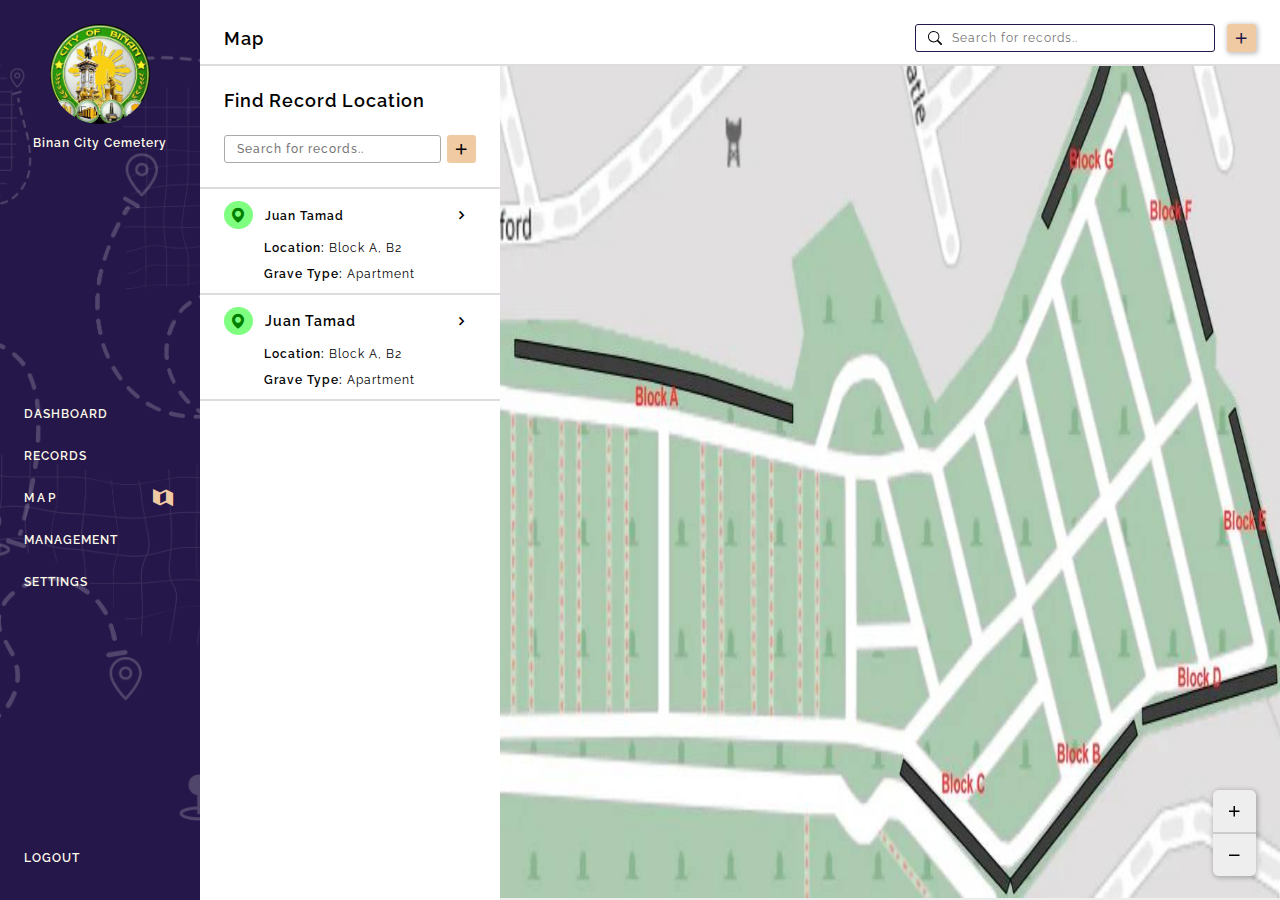
<file: map.html>
<!DOCTYPE html>
<html lang="en">
  <head>
    <meta charset="utf-8" />
    <meta name="viewport" content="width=device-width, initial-scale=1.0" />
    <meta http-equiv="X-UA-Compatible" content="IE=edge" />

    <link
      rel="stylesheet"
      href="http://meyerweb.com/eric/tools/css/reset/reset.css"
    />

    <link rel="stylesheet" href="/src/css/main.css" />
    <link rel="stylesheet" href="/src/css/sidenav.css" />
    <link rel="stylesheet" href="/src/css/map.css" />
    <link rel="stylesheet" href="/src/css/overlay.css" />

    <link rel="preconnect" href="https://fonts.googleapis.com" />
    <link rel="preconnect" href="https://fonts.gstatic.com" crossorigin />
    <link
      href="https://fonts.googleapis.com/css2?family=Raleway:wght@400;500;600;700&display=swap"
      rel="stylesheet"
    />

    <link
      href="https://unpkg.com/boxicons@2.1.4/css/boxicons.min.css"
      rel="stylesheet"
    />

    <script
      src="https://code.jquery.com/jquery-3.3.1.slim.min.js"
      integrity="sha384-q8i/X+965DzO0rT7abK41JStQIAqVgRVzpbzo5smXKp4YfRvH+8abtTE1Pi6jizo"
      crossorigin="anonymous"
    ></script>
    <script src="/src/resources/simple-checkbox-table/dist/jquery.simple-checkbox-table.min.js"></script>

    <title>Elysium</title>
  </head>

  <body>
    <div class="container map-container">
      <aside class="navigation-container main-padding">
        <div class="cemetery-profile-container">
          <img
            src="/src/img/binanlogo.jpg"
            alt="Binan Municipal Logo"
            width="100px"
            height="100px"
            style="border-radius: 50%"
          />
          <p class="cemetery-name" id="aside-cemetery-name">
            Binan City Cemetery
          </p>
        </div>

        <nav class="navigations">
          <ul class="navigation-links">
            <a href="dashboard.html" class="link-item">
              <li class="link">
                <p class="link-name">Dashboard</p>
                <i class="bx bxs-chart"></i>
              </li>
            </a>

            <a href="records.html" class="link-item">
              <li class="link">
                <p class="link-name">Records</p>
                <i class="bx bxs-folder-open"></i>
              </li>
            </a>

            <a href="map.html" class="link-item">
              <li class="link active">
                <p class="link-name">Map</p>
                <i class="bx bxs-map-alt"></i>
              </li>
            </a>

            <a href="management.html" class="link-item">
              <li class="link">
                <p class="link-name">Management</p>
                <i class="bx bxs-customize"></i>
              </li>
            </a>

            <a href="settings.html" class="link-item">
              <li class="link">
                <p class="link-name">Settings</p>
                <i class="bx bxs-cog"></i>
              </li>
            </a>
          </ul>
        </nav>

        <div class="logout-button">
          <a href="./" class="link-item" id="logout-button">
            <li class="link">
              <p class="link-name">Logout</p>
              <i class="bx bx-log-out"></i>
            </li>
          </a>
        </div>
      </aside>

      <div class="main-container">
        <header class="header-container">
          <h2 class="page-name">Map</h2>

          <div class="right-header-content">
            <form class="header-search">
              <input
                type="search"
                class="search-bar"
                placeholder="Search for records.."
                id="header-search-box"
              />
            </form>

            <i
              class="bx bx-plus container-shadow"
              onclick="openCreateOverlay()"
            ></i>
          </div>
        </header>

        <div class="map-main-container">
          <div class="map-search-container">
            <div class="map-search-top-container">
              <h2 class="map-search-label">Find record location</h2>

              <div class="map-searchbox-container">
                <form class="map-search-form">
                  <input
                    type="search"
                    class="search-bar"
                    placeholder="Search for records.."
                    id="map-search-box"
                  />
                </form>

                <!-- <i class="bx bx-filter-alt"></i> -->

                <i class="bx bx-plus" onclick="openCreateOverlay()"></i>
              </div>
            </div>

            <div class="map-search-result-container">
              <div class="card" id="card">
                <div class="card-top-group">
                  <div class="card-main-info">
                    <i
                      class="bx bxs-map apartment-type"
                      id="mapGraveTypeIcon"
                    ></i>

                    <h3 class="record-name" id="mapCardName">
                      <span id="mapCardFName">Juan</span>
                      <span id="mapCardLName">Tamad</span>
                    </h3>
                  </div>

                  <i
                    class="bx bx-chevron-right back"
                    onclick="openMapCardOverlay()"
                  ></i>
                </div>

                <div class="card-sub-info">
                  <div class="location-info-container info">
                    Location:
                    <span class="location-info" id="mapCardLocation">
                      <span id="mapCardLocationBlock">Block A</span>,
                      <span id="mapCardLocationColumn">B</span
                      ><span id="mapCardLocationRow">2</span></span
                    >
                  </div>

                  <div class="grave-type-info-container info">
                    Grave Type:
                    <span class="grave-type-info" id="mapCardGraveType"
                      >Apartment</span
                    >
                  </div>

                  <div class="dates-info-container info hidden">
                    <span class="dob" id="mapCardDOB">11/01/1995</span> -
                    <span class="dod" id="mapCardDOD">11/02/2020</span>
                  </div>
                </div>
              </div>

              <div class="card">
                <div class="card-top-group">
                  <div class="card-main-info">
                    <i class="bx bxs-map apartment-type"></i>

                    <h3 class="record-name">Juan Tamad</h3>
                  </div>

                  <i class="bx bx-chevron-right back"></i>
                </div>

                <div class="card-sub-info">
                  <div class="location-info-container info">
                    Location: <span class="location-info">Block A, B2</span>
                  </div>

                  <div class="grave-type-info-container info">
                    Grave Type: <span class="grave-type-info">Apartment</span>
                  </div>
                </div>
              </div>
            </div>
          </div>

          <div class="map-map-container">
            <img
              src="/src/img/315520173_1377583026319664_4971874567840211276_n.jpg"
              alt="map"
            />

            <div class="map-controls container-shadow">
              <i class="bx bx-plus" id="zoomIn"></i>
              <i class="bx bx-minus" id="zoomOut"></i>
            </div>
          </div>
        </div>
      </div>
    </div>

    <div
      class="overlay-wrapper"
      id="create-record-overlay"
      style="display: none"
    >
      <div class="overlay container-shadow">
        <h2 class="overlay-name">Create new record</h2>

        <div class="overlay-details">
          <form class="overlay-form create-record-form">
            <div class="error-message" style="display: none">
              Please fill in valid value for all required fields
            </div>

            <fieldset class="input-group-container">
              <legend class="input-group-name">Interment Profile</legend>

              <div class="input-group">
                <div class="input-pair">
                  <label for="first-name"
                    >First Name <span class="required">[Required]</span></label
                  >

                  <input
                    type="text"
                    name="first-name"
                    id="first-name"
                    placeholder="Enter first name"
                    required
                  />
                </div>

                <div class="input-pair">
                  <label for="last-name"
                    >Last Name <span class="required">[Required]</span></label
                  >

                  <input
                    type="text"
                    name="last-name"
                    id="last-name"
                    placeholder="Enter last name"
                    required
                  />
                </div>
              </div>

              <div class="input-group">
                <div class="input-pair">
                  <label for="birth-date">Birth Date</label>

                  <input type="date" name="birth-date" id="birth-date" />
                </div>

                <div class="input-pair">
                  <label for="death-date">Death Date</label>

                  <input
                    type="date"
                    name="death-date"
                    id="death-date"
                    placeholder="Enter death date"
                  />
                </div>
              </div>
            </fieldset>

            <fieldset class="input-group-container">
              <legend class="input-group-name">Interment Location</legend>

              <div class="input-group">
                <div class="input-pair">
                  <label for="grave-type-input"
                    >Grave Type <span class="required">[Required]</span></label
                  >

                  <select
                    name="grave-type-input"
                    id="grave-type-input"
                    required
                  >
                    <option value="">Choose...</option>
                    <option value="apartment-type-form">Apartment</option>
                    <option value="lawn-type-form">Lawn</option>
                    <option value="bone-vault-type-form">Bone Vault</option>
                  </select>
                </div>
              </div>

              <div
                class="input-group grave-type-option"
                id="bone-vault-type-form"
                name="bone-vault-type-form"
                style="display: none"
              >
                <div class="input-pair">
                  <label for="block-input"
                    >Bone Block <span class="required">[Required]</span></label
                  >

                  <select name="block-input" id="bv-block-input" required>
                    <option value="">Choose...</option>
                    <option value="a">A</option>
                    <option value="b">B</option>
                    <option value="c">C</option>
                  </select>
                </div>

                <div class="input-pair">
                  <label for="column-input"
                    >Column <span class="required">[Required]</span></label
                  >

                  <select name="column-input" id="bv-column-input" required>
                    <option value="">Choose...</option>
                    <option value="a">A</option>
                    <option value="b">B</option>
                    <option value="c">C</option>
                  </select>
                </div>

                <div class="input-pair">
                  <label for="row-input"
                    >Row <span class="required">[Required]</span></label
                  >

                  <select name="row-input" id="bv-row-input" required>
                    <option value="">Choose...</option>
                    <option value="1">1</option>
                    <option value="2">2</option>
                    <option value="3">3</option>
                  </select>
                </div>
              </div>

              <div
                class="input-group grave-type-option"
                id="apartment-type-form"
                name="apartment-type-form"
                style="display: none"
              >
                <div class="input-pair">
                  <label for="block-input"
                    >Apt Block <span class="required">[Required]</span></label
                  >

                  <select name="block-input" id="apt-block-input" required>
                    <option value="">Choose...</option>
                    <option value="a">A</option>
                    <option value="b">B</option>
                    <option value="c">C</option>
                  </select>
                </div>

                <div class="input-pair">
                  <label for="column-input"
                    >Column <span class="required">[Required]</span></label
                  >

                  <select name="column-input" id="apt-column-input" required>
                    <option value="">Choose...</option>
                    <option value="a">A</option>
                    <option value="b">B</option>
                    <option value="c">C</option>
                  </select>
                </div>

                <div class="input-pair">
                  <label for="row-input"
                    >Row <span class="required">[Required]</span></label
                  >

                  <select name="row-input" id="apt-row-input" required>
                    <option value="">Choose...</option>
                    <option value="1">1</option>
                    <option value="2">2</option>
                    <option value="3">3</option>
                  </select>
                </div>
              </div>

              <div
                class="input-group grave-type-option"
                id="lawn-type-form"
                name="lawn-type-form"
                style="display: none"
              >
                <div class="input-pair">
                  <label for="block-input"
                    >Lawn Block <span class="required">[Required]</span></label
                  >

                  <select name="block-input" id="lwn-block-input" required>
                    <option value="">Choose...</option>
                    <option value="a">A</option>
                    <option value="b">B</option>
                    <option value="c">C</option>
                  </select>
                </div>

                <div class="input-pair">
                  <label for="column-input"
                    >Column <span class="required">[Required]</span></label
                  >

                  <select name="column-input" id="lwn-column-input" required>
                    <option value="">Choose...</option>
                    <option value="a">A</option>
                    <option value="b">B</option>
                    <option value="c">C</option>
                  </select>
                </div>

                <div class="input-pair">
                  <label for="row-input"
                    >Row <span class="required">[Required]</span></label
                  >

                  <select name="row-input" id="lwn-row-input" required>
                    <option value="">Choose...</option>
                    <option value="1">1</option>
                    <option value="2">2</option>
                    <option value="3">3</option>
                  </select>
                </div>
              </div>
            </fieldset>
          </form>
        </div>

        <div class="overlay-controls">
          <button class="cancel-button button" onclick="closeCreateOverlay()">
            Cancel
          </button>
          <button
            class="submit-button button"
            onclick="validateForm()"
            id="createNewRecord"
          >
            Save Record
          </button>
        </div>
      </div>
    </div>

    <div
      class="map-card-overlay container-shadow"
      style="display: none"
      id="map-card-overlay"
    >
      <div class="map-card-top-container">
        <span class="record-id" id="mapCardOverlayId">1234567890</span>

        <span class="grave-type" id="mapCardOverlayGraveType"
          ><div class="chip green-chip">Apartment</div></span
        >
      </div>

      <div class="map-card-info">
        <strong class="record-name" id="mapCardOverlayName">
          <span id="mapCardOverlayFName">Juan</span>
          <span id="mapCardOverlayLName">Tamad</span></strong
        >

        <p class="dates">
          <span class="dob" id="mapCardOverlayDOB">11/01/1995</span> -
          <span class="dod" id="mapCardOverlayDOD">11/02/2020</span>
        </p>

        <p class="address" id="mapCardOverlayLocation">
          <span id="mapCardOverlayLocationBlock">Block A</span>,
          <span id="mapCardOverlayLocationColumn">B</span
          ><span id="mapCardOverlayLocationRow">2</span>
        </p>
      </div>

      <div class="map-card-button">
        <button
          class="redirect-button button map-button"
          id="mapCardOverlayViewRecordBtn"
        >
          View in records
        </button>
        <button class="close-button map-button" onclick="closeMapCardOverlay()">
          Close
        </button>
      </div>
    </div>

    <script src="/src/js/overlay.js"></script>
    <script src="/src/js/mapoverlay.js"></script>
    <script src="/src/js/toggleform.js"></script>
  </body>
</html>
</file>
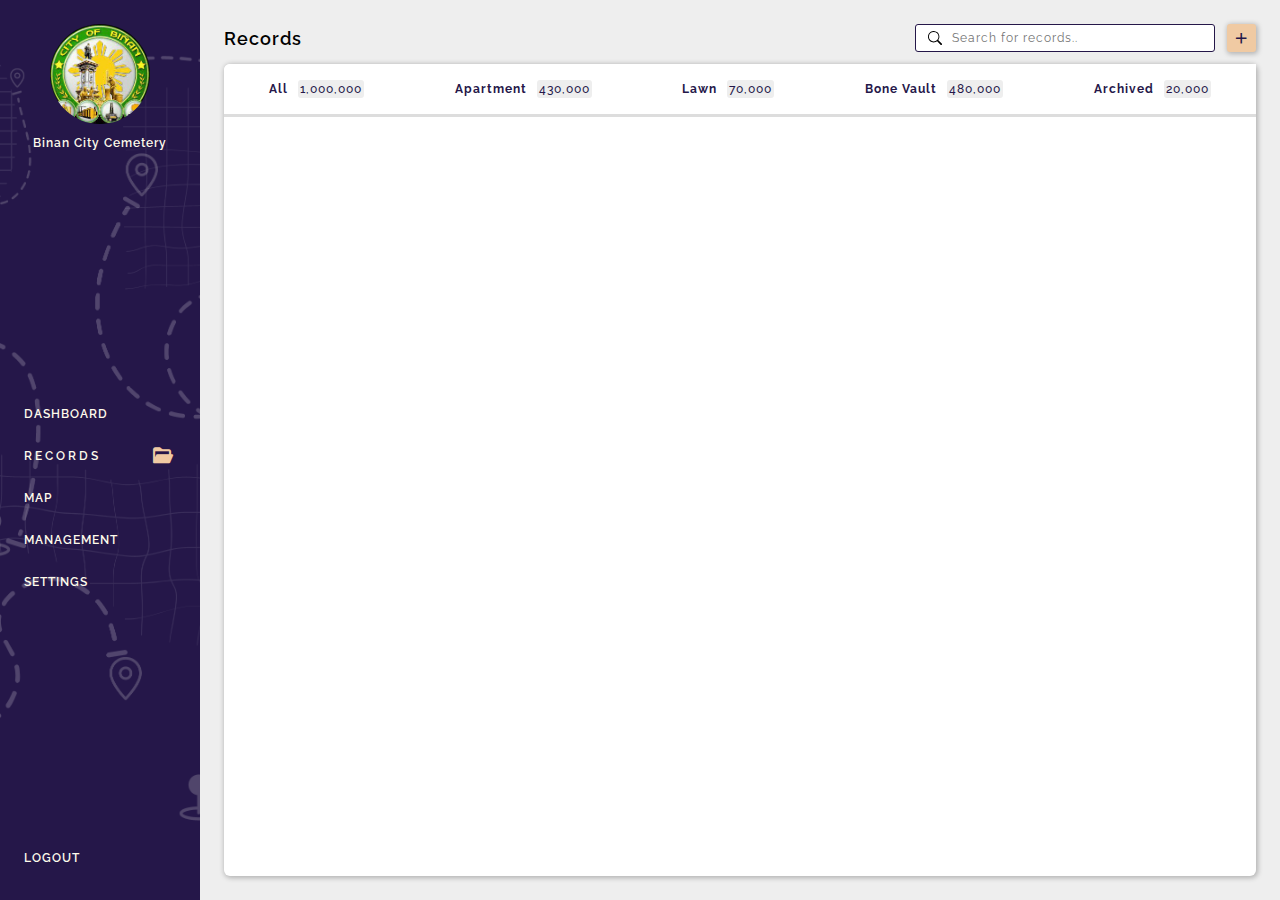
<file: records.html>
<!DOCTYPE html>
<html lang="en">
  <head>
    <meta charset="utf-8" />
    <meta name="viewport" content="width=device-width, initial-scale=1.0" />
    <meta http-equiv="X-UA-Compatible" content="IE=edge" />

    <link
      rel="stylesheet"
      href="http://meyerweb.com/eric/tools/css/reset/reset.css"
    />

    <link rel="stylesheet" href="/src/css/main.css" />
    <link rel="stylesheet" href="/src/css/sidenav.css" />
    <link rel="stylesheet" href="/src/css/records.css" />
    <link rel="stylesheet" href="/src/css/overlay.css" />

    <link rel="preconnect" href="https://fonts.googleapis.com" />
    <link rel="preconnect" href="https://fonts.gstatic.com" crossorigin />
    <link
      href="https://fonts.googleapis.com/css2?family=Raleway:wght@400;500;600;700&display=swap"
      rel="stylesheet"
    />

    <link
      href="https://unpkg.com/boxicons@2.1.4/css/boxicons.min.css"
      rel="stylesheet"
    />

    <script
      src="https://code.jquery.com/jquery-3.3.1.slim.min.js"
      integrity="sha384-q8i/X+965DzO0rT7abK41JStQIAqVgRVzpbzo5smXKp4YfRvH+8abtTE1Pi6jizo"
      crossorigin="anonymous"
    ></script>
    <script src="/src/resources/simple-checkbox-table/dist/jquery.simple-checkbox-table.min.js"></script>

    <title>Elysium</title>
  </head>

  <body>
    <div class="container records-container">
      <aside class="navigation-container main-padding">
        <div class="cemetery-profile-container">
          <img
            src="/src/img/binanlogo.jpg"
            alt="Binan Municipal Logo"
            width="100px"
            height="100px"
            style="border-radius: 50%"
          />
          <p class="cemetery-name" id="aside-cemetery-name">
            Binan City Cemetery
          </p>
        </div>

        <nav class="navigations">
          <ul class="navigation-links">
            <a href="dashboard.html" class="link-item">
              <li class="link">
                <p class="link-name">Dashboard</p>
                <i class="bx bxs-chart"></i>
              </li>
            </a>

            <a href="records.html" class="link-item">
              <li class="link active">
                <p class="link-name">Records</p>
                <i class="bx bxs-folder-open"></i>
              </li>
            </a>

            <a href="map.html" class="link-item">
              <li class="link">
                <p class="link-name">Map</p>
                <i class="bx bxs-map-alt"></i>
              </li>
            </a>

            <a href="management.html" class="link-item">
              <li class="link">
                <p class="link-name">Management</p>
                <i class="bx bxs-customize"></i>
              </li>
            </a>

            <a href="settings.html" class="link-item">
              <li class="link">
                <p class="link-name">Settings</p>
                <i class="bx bxs-cog"></i>
              </li>
            </a>
          </ul>
        </nav>

        <div class="logout-button">
          <a href="./" class="link-item" id="logout-button">
            <li class="link">
              <p class="link-name">Logout</p>
              <i class="bx bx-log-out"></i>
            </li>
          </a>
        </div>
      </aside>

      <div class="main-container">
        <header class="header-container">
          <h2 class="page-name">Records</h2>

          <div class="right-header-content">
            <form class="header-search">
              <input
                type="search"
                class="search-bar"
                placeholder="Search for records.."
                id="header-search-box"
              />
            </form>

            <i
              class="bx bx-plus container-shadow"
              onclick="openCreateOverlay()"
            ></i>
          </div>
        </header>

        <div class="records-main-container container-shadow">
          <div class="tab">
            <button
              class="tab-links"
              onclick="openLink(event, 'all')"
              id="all-tab"
            >
              All <span class="badge" id="allTabCount">1,000,000</span>
            </button>

            <button
              class="tab-links"
              onclick="openLink(event, 'apartment')"
              id="apartment-tab"
            >
              Apartment
              <span class="badge" id="apartmentTabCount">430,000</span>
            </button>

            <button
              class="tab-links"
              onclick="openLink(event, 'lawn')"
              id="lawn-tab"
            >
              Lawn <span class="badge" id="lawnTabCount">70,000</span>
            </button>

            <button
              class="tab-links"
              onclick="openLink(event, 'boneVault')"
              id="bone-vault-tab"
            >
              Bone Vault
              <span class="badge" id="boneVaultTabCount">480,000</span>
            </button>

            <button
              class="tab-links"
              onclick="openLink(event, 'archived')"
              id="archived-tab"
            >
              Archived <span class="badge" id="archivedTabCount">20,000</span>
            </button>

            <button class="tab-menu">
              <i class="bx bx-menu"></i>

              <div class="tab-menu-links container-shadow">
                <a onclick="openLink(event, 'all')">All</a>
                <a onclick="openLink(event, 'apartment')">Apartment</a>
                <a onclick="openLink(event, 'lawn')">Lawn</a>
                <a onclick="openLink(event, 'boneVault')">Bone Vault</a>
                <a onclick="openLink(event, 'archived')">Archived</a>
              </div>
            </button>
          </div>

          <div class="tab-content" id="all">
            <div class="button-group">
              <input
                type="search"
                id="all-table-search-box"
                placeholder="Search..."
                style="display: none"
              />

              <button
                class="search-button button"
                onclick="toggleAllSearchBox()"
              >
                <i class="bx bx-search all-search-icon"></i>
                <i class="bx bx-x all-close-icon" style="display: none"></i>
              </button>

              <button class="download-button button">
                <i class="bx bxs-download"></i>
              </button>

              <button class="refresh-button button">
                <i class="bx bx-refresh"></i>
              </button>

              <button
                class="multi-archive-button all-btn button"
                onclick="openArchiveOverlay()"
                disabled
              >
                <i class="bx bx-archive-in"></i>
              </button>

              <button
                class="create-button button"
                onclick="openCreateOverlay()"
              >
                <p class="create-button-name">Create</p>
                <i class="bx bx-plus"></i>
              </button>
            </div>

            <div class="table-container records-table-container">
              <table class="records-table all-table">
                <thead>
                  <tr>
                    <th><input type="checkbox" /></th>
                    <th class="string-header-sort id-sort">ID</th>
                    <th class="string-header-sort name-sort">Name</th>
                    <th class="bdate-header-sort">Birth Date</th>
                    <th class="ddate-header-sort">Death Date</th>
                    <th class="string-header-sort grave-type-sort">
                      Grave Type
                    </th>
                    <th>Location</th>
                    <th>Action</th>
                  </tr>
                </thead>
                <tbody id="all-records-table">
                  <tr>
                    <td><input type="checkbox" class="checkbox" /></td>
                    <td class="string-body-sort">1234567890</td>
                    <td class="string-body-sort">Juan Tamad</td>
                    <td class="bdate-body-sort">11/01/1995</td>
                    <td class="ddate-body-sort">11/02/2020</td>
                    <td class="string-body-sort">
                      <div class="chip orange-chip">Apartment</div>
                    </td>
                    <td>Block A, B2</td>
                    <td class="action-buttons">
                      <button
                        class="show-button button"
                        onclick="openDetailedViewOverlay()"
                      >
                        <i class="bx bx-show"></i>
                      </button>

                      <button
                        class="edit-button button"
                        onclick="openEditOverlay()"
                      >
                        <i class="bx bxs-edit-alt"></i>
                      </button>

                      <button
                        class="archive-button button"
                        onclick="openArchiveOverlay()"
                      >
                        <i class="bx bx-archive-in"></i>
                      </button>
                    </td>
                  </tr>

                  <tr>
                    <td><input type="checkbox" class="checkbox" /></td>
                    <td class="string-body-sort">2234567890</td>
                    <td class="string-body-sort">Mary Paingas</td>
                    <td class="bdate-body-sort">11/01/1998</td>
                    <td class="ddate-body-sort">11/02/2017</td>
                    <td class="string-body-sort">
                      <div class="chip green-chip">Lawn</div>
                    </td>
                    <td>Block A, B2</td>
                    <td class="action-buttons">
                      <button
                        class="show-button button"
                        onclick="openDetailedViewOverlay()"
                      >
                        <i class="bx bx-show"></i>
                      </button>

                      <button
                        class="edit-button button"
                        onclick="openEditOverlay()"
                      >
                        <i class="bx bxs-edit-alt"></i>
                      </button>

                      <button class="archive-button button">
                        <i class="bx bx-archive-in"></i>
                      </button>
                    </td>
                  </tr>

                  <tr>
                    <td><input type="checkbox" class="checkbox" /></td>
                    <td class="string-body-sort">1234567891</td>
                    <td class="string-body-sort">Elton John Navarro</td>
                    <td class="bdate-body-sort">11/25/1995</td>
                    <td class="ddate-body-sort">11/12/2020</td>
                    <td class="string-body-sort">
                      <div class="chip red-chip">Bone Vault</div>
                    </td>
                    <td>Block A, B2</td>
                    <td class="action-buttons">
                      <button
                        class="show-button button"
                        onclick="openDetailedViewOverlay()"
                      >
                        <i class="bx bx-show"></i>
                      </button>

                      <button
                        class="edit-button button"
                        onclick="openEditOverlay()"
                      >
                        <i class="bx bxs-edit-alt"></i>
                      </button>

                      <button class="archive-button button">
                        <i class="bx bx-archive-in"></i>
                      </button>
                    </td>
                  </tr>

                  <tr>
                    <td><input type="checkbox" class="checkbox" /></td>
                    <td class="string-body-sort">1234567890</td>
                    <td class="string-body-sort">Judea Nicole Guillen</td>
                    <td class="bdate-body-sort">06/06/1995</td>
                    <td class="ddate-body-sort">05/02/2020</td>
                    <td class="string-body-sort">
                      <div class="chip orange-chip">Apartment</div>
                    </td>
                    <td>Block A, B2</td>
                    <td class="action-buttons">
                      <button
                        class="show-button button"
                        onclick="openDetailedViewOverlay()"
                      >
                        <i class="bx bx-show"></i>
                      </button>

                      <button
                        class="edit-button button"
                        onclick="openEditOverlay()"
                      >
                        <i class="bx bxs-edit-alt"></i>
                      </button>

                      <button class="archive-button button">
                        <i class="bx bx-archive-in"></i>
                      </button>
                    </td>
                  </tr>

                  <tr>
                    <td><input type="checkbox" class="checkbox" /></td>
                    <td class="string-body-sort">1234567890</td>
                    <td class="string-body-sort">John Russel Derpo</td>
                    <td class="bdate-body-sort">03/01/1995</td>
                    <td class="ddate-body-sort">07/02/2020</td>
                    <td class="string-body-sort">
                      <div class="chip orange-chip">Apartment</div>
                    </td>
                    <td>Block A, B2</td>
                    <td class="action-buttons">
                      <button
                        class="show-button button"
                        onclick="openDetailedViewOverlay()"
                      >
                        <i class="bx bx-show"></i>
                      </button>

                      <button
                        class="edit-button button"
                        onclick="openEditOverlay()"
                      >
                        <i class="bx bxs-edit-alt"></i>
                      </button>

                      <button class="archive-button button">
                        <i class="bx bx-archive-in"></i>
                      </button>
                    </td>
                  </tr>

                  <tr>
                    <td><input type="checkbox" class="checkbox" /></td>
                    <td class="string-body-sort">1234567890</td>
                    <td class="string-body-sort">Erika Tecson</td>
                    <td class="bdate-body-sort">11/01/1990</td>
                    <td class="ddate-body-sort">11/02/2012</td>
                    <td class="string-body-sort">
                      <div class="chip green-chip">Lawn</div>
                    </td>
                    <td>Block A, B2</td>
                    <td class="action-buttons">
                      <button
                        class="show-button button"
                        onclick="openDetailedViewOverlay()"
                      >
                        <i class="bx bx-show"></i>
                      </button>

                      <button
                        class="edit-button button"
                        onclick="openEditOverlay()"
                      >
                        <i class="bx bxs-edit-alt"></i>
                      </button>

                      <button class="archive-button button">
                        <i class="bx bx-archive-in"></i>
                      </button>
                    </td>
                  </tr>

                  <tr>
                    <td><input type="checkbox" class="checkbox" /></td>
                    <td class="string-body-sort">1234567890</td>
                    <td class="string-body-sort">Rajap Benavidez</td>
                    <td class="bdate-body-sort">11/01/1990</td>
                    <td class="ddate-body-sort">11/02/2000</td>
                    <td class="string-body-sort">
                      <div class="chip orange-chip">Apartment</div>
                    </td>
                    <td>Block A, B2</td>
                    <td class="action-buttons">
                      <button
                        class="show-button button"
                        onclick="openDetailedViewOverlay()"
                      >
                        <i class="bx bx-show"></i>
                      </button>

                      <button
                        class="edit-button button"
                        onclick="openEditOverlay()"
                      >
                        <i class="bx bxs-edit-alt"></i>
                      </button>

                      <button class="archive-button button">
                        <i class="bx bx-archive-in"></i>
                      </button>
                    </td>
                  </tr>

                  <tr>
                    <td><input type="checkbox" class="checkbox" /></td>
                    <td class="string-body-sort">1234567890</td>
                    <td class="string-body-sort">Clarence Paingas</td>
                    <td class="bdate-body-sort">11/03/1995</td>
                    <td class="ddate-body-sort">11/04/2020</td>
                    <td class="string-body-sort">
                      <div class="chip red-chip">Bone Vault</div>
                    </td>
                    <td>Block A, B2</td>
                    <td class="action-buttons">
                      <button
                        class="show-button button"
                        onclick="openDetailedViewOverlay()"
                      >
                        <i class="bx bx-show"></i>
                      </button>

                      <button
                        class="edit-button button"
                        onclick="openEditOverlay()"
                      >
                        <i class="bx bxs-edit-alt"></i>
                      </button>

                      <button class="archive-button button">
                        <i class="bx bx-archive-in"></i>
                      </button>
                    </td>
                  </tr>

                  <tr>
                    <td><input type="checkbox" class="checkbox" /></td>
                    <td class="string-body-sort">1234567890</td>
                    <td class="string-body-sort">Dolores Paingas</td>
                    <td class="bdate-body-sort">09/01/1995</td>
                    <td class="ddate-body-sort">08/02/2020</td>
                    <td class="string-body-sort">
                      <div class="chip red-chip">Bone Vault</div>
                    </td>
                    <td>Block A, B2</td>
                    <td class="action-buttons">
                      <button
                        class="show-button button"
                        onclick="openDetailedViewOverlay()"
                      >
                        <i class="bx bx-show"></i>
                      </button>

                      <button
                        class="edit-button button"
                        onclick="openEditOverlay()"
                      >
                        <i class="bx bxs-edit-alt"></i>
                      </button>

                      <button class="archive-button button">
                        <i class="bx bx-archive-in"></i>
                      </button>
                    </td>
                  </tr>
                </tbody>
              </table>
            </div>
          </div>

          <div class="tab-content" id="apartment">
            <div class="button-group">
              <input
                type="search"
                id="apt-table-search-box"
                placeholder="Search..."
                style="display: none"
              />

              <button
                class="search-button button"
                onclick="toggleAptSearchBox()"
              >
                <i class="bx bx-search apt-search-icon"></i>
                <i class="bx bx-x apt-close-icon" style="display: none"></i>
              </button>

              <button class="download-button button">
                <i class="bx bxs-download"></i>
              </button>

              <button class="refresh-button button">
                <i class="bx bx-refresh"></i>
              </button>

              <button
                class="multi-archive-button apt-btn button"
                onclick="openArchiveOverlay()"
                disabled
              >
                <i class="bx bx-archive-in"></i>
              </button>

              <button
                class="create-button button"
                onclick="openCreateOverlay()"
              >
                <p class="create-button-name">Create</p>
                <i class="bx bx-plus"></i>
              </button>
            </div>

            <div class="table-container records-table-container">
              <table class="records-table apt-table">
                <thead>
                  <tr>
                    <th><input type="checkbox" /></th>
                    <th class="string-header-sort id-sort">ID</th>
                    <th class="string-header-sort name-sort">Name</th>
                    <th class="bdate-header-sort">Birth Date</th>
                    <th class="ddate-header-sort">Death Date</th>
                    <th class="string-header-sort grave-type-sort">
                      Grave Type
                    </th>
                    <th>Location</th>
                    <th>Action</th>
                  </tr>
                </thead>
                <tbody id="apt-records-table">
                  <tr>
                    <td><input type="checkbox" class="checkbox" /></td>
                    <td class="string-body-sort">1234567890</td>
                    <td class="string-body-sort">Juan Tamad</td>
                    <td class="bdate-body-sort">11/01/1995</td>
                    <td class="ddate-body-sort">11/02/2020</td>
                    <td class="string-body-sort">
                      <div class="chip orange-chip">Apartment</div>
                    </td>
                    <td>Block A, B2</td>
                    <td class="action-buttons">
                      <button
                        class="show-button button"
                        onclick="openDetailedViewOverlay()"
                      >
                        <i class="bx bx-show"></i>
                      </button>

                      <button
                        class="edit-button button"
                        onclick="openEditOverlay()"
                      >
                        <i class="bx bxs-edit-alt"></i>
                      </button>

                      <button
                        class="archive-button button"
                        onclick="openArchiveOverlay()"
                      >
                        <i class="bx bx-archive-in"></i>
                      </button>
                    </td>
                  </tr>

                  <tr>
                    <td><input type="checkbox" class="checkbox" /></td>
                    <td class="string-body-sort">1234567890</td>
                    <td class="string-body-sort">Judea Nicole Guillen</td>
                    <td class="bdate-body-sort">06/06/1995</td>
                    <td class="ddate-body-sort">05/02/2020</td>
                    <td class="string-body-sort">
                      <div class="chip orange-chip">Apartment</div>
                    </td>
                    <td>Block A, B2</td>
                    <td class="action-buttons">
                      <button
                        class="show-button button"
                        onclick="openDetailedViewOverlay()"
                      >
                        <i class="bx bx-show"></i>
                      </button>

                      <button
                        class="edit-button button"
                        onclick="openEditOverlay()"
                      >
                        <i class="bx bxs-edit-alt"></i>
                      </button>

                      <button class="archive-button button">
                        <i class="bx bx-archive-in"></i>
                      </button>
                    </td>
                  </tr>

                  <tr>
                    <td><input type="checkbox" class="checkbox" /></td>
                    <td class="string-body-sort">1234567890</td>
                    <td class="string-body-sort">John Russel Derpo</td>
                    <td class="bdate-body-sort">03/01/1995</td>
                    <td class="ddate-body-sort">07/02/2020</td>
                    <td class="string-body-sort">
                      <div class="chip orange-chip">Apartment</div>
                    </td>
                    <td>Block A, B2</td>
                    <td class="action-buttons">
                      <button
                        class="show-button button"
                        onclick="openDetailedViewOverlay()"
                      >
                        <i class="bx bx-show"></i>
                      </button>

                      <button
                        class="edit-button button"
                        onclick="openEditOverlay()"
                      >
                        <i class="bx bxs-edit-alt"></i>
                      </button>

                      <button class="archive-button button">
                        <i class="bx bx-archive-in"></i>
                      </button>
                    </td>
                  </tr>

                  <tr>
                    <td><input type="checkbox" class="checkbox" /></td>
                    <td class="string-body-sort">1234567890</td>
                    <td class="string-body-sort">Rajap Benavidez</td>
                    <td class="bdate-body-sort">11/01/1990</td>
                    <td class="ddate-body-sort">11/02/2000</td>
                    <td class="string-body-sort">
                      <div class="chip orange-chip">Apartment</div>
                    </td>
                    <td>Block A, B2</td>
                    <td class="action-buttons">
                      <button
                        class="show-button button"
                        onclick="openDetailedViewOverlay()"
                      >
                        <i class="bx bx-show"></i>
                      </button>

                      <button
                        class="edit-button button"
                        onclick="openEditOverlay()"
                      >
                        <i class="bx bxs-edit-alt"></i>
                      </button>

                      <button class="archive-button button">
                        <i class="bx bx-archive-in"></i>
                      </button>
                    </td>
                  </tr>
                </tbody>
              </table>
            </div>
          </div>

          <div class="tab-content" id="lawn">
            <div class="button-group">
              <input
                type="search"
                id="lwn-table-search-box"
                placeholder="Search..."
                style="display: none"
              />

              <button
                class="search-button button"
                onclick="toggleLwnSearchBox()"
              >
                <i class="bx bx-search lwn-search-icon"></i>
                <i class="bx bx-x lwn-close-icon" style="display: none"></i>
              </button>

              <button class="download-button button">
                <i class="bx bxs-download"></i>
              </button>

              <button class="refresh-button button">
                <i class="bx bx-refresh"></i>
              </button>

              <button
                class="multi-archive-button lwn-btn button"
                onclick="openArchiveOverlay()"
                disabled
              >
                <i class="bx bx-archive-in"></i>
              </button>

              <button
                class="create-button button"
                onclick="openCreateOverlay()"
              >
                <p class="create-button-name">Create</p>
                <i class="bx bx-plus"></i>
              </button>
            </div>

            <div class="table-container records-table-container">
              <table class="records-table lwn-table">
                <thead>
                  <tr>
                    <th><input type="checkbox" /></th>
                    <th class="string-header-sort id-sort">ID</th>
                    <th class="string-header-sort name-sort">Name</th>
                    <th class="bdate-header-sort">Birth Date</th>
                    <th class="ddate-header-sort">Death Date</th>
                    <th class="string-header-sort grave-type-sort">
                      Grave Type
                    </th>
                    <th>Location</th>
                    <th>Action</th>
                  </tr>
                </thead>
                <tbody id="lwn-records-table">
                  <tr>
                    <td><input type="checkbox" class="checkbox" /></td>
                    <td class="string-body-sort">2234567890</td>
                    <td class="string-body-sort">Mary Paingas</td>
                    <td class="bdate-body-sort">11/01/1998</td>
                    <td class="ddate-body-sort">11/02/2017</td>
                    <td class="string-body-sort">
                      <div class="chip green-chip">Lawn</div>
                    </td>
                    <td>Block A, B2</td>
                    <td class="action-buttons">
                      <button
                        class="show-button button"
                        onclick="openDetailedViewOverlay()"
                      >
                        <i class="bx bx-show"></i>
                      </button>

                      <button
                        class="edit-button button"
                        onclick="openEditOverlay()"
                      >
                        <i class="bx bxs-edit-alt"></i>
                      </button>

                      <button class="archive-button button">
                        <i class="bx bx-archive-in"></i>
                      </button>
                    </td>
                  </tr>

                  <tr>
                    <td><input type="checkbox" class="checkbox" /></td>
                    <td class="string-body-sort">1234567890</td>
                    <td class="string-body-sort">Erika Tecson</td>
                    <td class="bdate-body-sort">11/01/1990</td>
                    <td class="ddate-body-sort">11/02/2012</td>
                    <td class="string-body-sort">
                      <div class="chip green-chip">Lawn</div>
                    </td>
                    <td>Block A, B2</td>
                    <td class="action-buttons">
                      <button
                        class="show-button button"
                        onclick="openDetailedViewOverlay()"
                      >
                        <i class="bx bx-show"></i>
                      </button>

                      <button
                        class="edit-button button"
                        onclick="openEditOverlay()"
                      >
                        <i class="bx bxs-edit-alt"></i>
                      </button>

                      <button class="archive-button button">
                        <i class="bx bx-archive-in"></i>
                      </button>
                    </td>
                  </tr>
                </tbody>
              </table>
            </div>
          </div>

          <div class="tab-content" id="boneVault">
            <div class="button-group">
              <input
                type="search"
                id="bv-table-search-box"
                placeholder="Search..."
                style="display: none"
              />

              <button
                class="search-button button"
                onclick="toggleBvSearchBox()"
              >
                <i class="bx bx-search bv-search-icon"></i>
                <i class="bx bx-x bv-close-icon" style="display: none"></i>
              </button>

              <button class="download-button button">
                <i class="bx bxs-download"></i>
              </button>

              <button class="refresh-button button">
                <i class="bx bx-refresh"></i>
              </button>

              <button
                class="multi-archive-button bv-btn button"
                onclick="openArchiveOverlay()"
                disabled
              >
                <i class="bx bx-archive-in"></i>
              </button>

              <button
                class="create-button button"
                onclick="openCreateOverlay()"
              >
                <p class="create-button-name">Create</p>
                <i class="bx bx-plus"></i>
              </button>
            </div>

            <div class="table-container records-table-container">
              <table class="records-table bv-table">
                <thead>
                  <tr>
                    <th><input type="checkbox" /></th>
                    <th class="string-header-sort id-sort">ID</th>
                    <th class="string-header-sort name-sort">Name</th>
                    <th class="bdate-header-sort">Birth Date</th>
                    <th class="ddate-header-sort">Death Date</th>
                    <th class="string-header-sort grave-type-sort">
                      Grave Type
                    </th>
                    <th>Location</th>
                    <th>Action</th>
                  </tr>
                </thead>
                <tbody id="bv-records-table">
                  <tr>
                    <td><input type="checkbox" class="checkbox" /></td>
                    <td class="string-body-sort">1234567891</td>
                    <td class="string-body-sort">Elton John Navarro</td>
                    <td class="bdate-body-sort">11/25/1995</td>
                    <td class="ddate-body-sort">11/12/2020</td>
                    <td class="string-body-sort">
                      <div class="chip red-chip">Bone Vault</div>
                    </td>
                    <td>Block A, B2</td>
                    <td class="action-buttons">
                      <button
                        class="show-button button"
                        onclick="openDetailedViewOverlay()"
                      >
                        <i class="bx bx-show"></i>
                      </button>

                      <button
                        class="edit-button button"
                        onclick="openEditOverlay()"
                      >
                        <i class="bx bxs-edit-alt"></i>
                      </button>

                      <button class="archive-button button">
                        <i class="bx bx-archive-in"></i>
                      </button>
                    </td>
                  </tr>

                  <tr>
                    <td><input type="checkbox" class="checkbox" /></td>
                    <td class="string-body-sort">1234567890</td>
                    <td class="string-body-sort">Clarence Paingas</td>
                    <td class="bdate-body-sort">11/03/1995</td>
                    <td class="ddate-body-sort">11/04/2020</td>
                    <td class="string-body-sort">
                      <div class="chip red-chip">Bone Vault</div>
                    </td>
                    <td>Block A, B2</td>
                    <td class="action-buttons">
                      <button
                        class="show-button button"
                        onclick="openDetailedViewOverlay()"
                      >
                        <i class="bx bx-show"></i>
                      </button>

                      <button
                        class="edit-button button"
                        onclick="openEditOverlay()"
                      >
                        <i class="bx bxs-edit-alt"></i>
                      </button>

                      <button class="archive-button button">
                        <i class="bx bx-archive-in"></i>
                      </button>
                    </td>
                  </tr>

                  <tr>
                    <td><input type="checkbox" class="checkbox" /></td>
                    <td class="string-body-sort">1234567890</td>
                    <td class="string-body-sort">Dolores Paingas</td>
                    <td class="bdate-body-sort">09/01/1995</td>
                    <td class="ddate-body-sort">08/02/2020</td>
                    <td class="string-body-sort">
                      <div class="chip red-chip">Bone Vault</div>
                    </td>
                    <td>Block A, B2</td>
                    <td class="action-buttons">
                      <button
                        class="show-button button"
                        onclick="openDetailedViewOverlay()"
                      >
                        <i class="bx bx-show"></i>
                      </button>

                      <button
                        class="edit-button button"
                        onclick="openEditOverlay()"
                      >
                        <i class="bx bxs-edit-alt"></i>
                      </button>

                      <button class="archive-button button">
                        <i class="bx bx-archive-in"></i>
                      </button>
                    </td>
                  </tr>
                </tbody>
              </table>
            </div>
          </div>

          <div class="tab-content" id="archived">
            <div class="button-group">
              <input
                type="search"
                id="arc-table-search-box"
                placeholder="Search..."
                style="display: none"
              />

              <button
                class="search-button button"
                onclick="toggleArcSearchBox()"
              >
                <i class="bx bx-search arc-search-icon"></i>
                <i class="bx bx-x arc-close-icon" style="display: none"></i>
              </button>

              <button class="download-button button">
                <i class="bx bxs-download"></i>
              </button>

              <button class="refresh-button button">
                <i class="bx bx-refresh"></i>
              </button>

              <button
                class="multi-archive-button arc-btn button"
                onclick="openUnarchiveOverlay()"
                disabled
              >
                <i class="bx bx-archive-out"></i>
              </button>

              <!-- <button
                class="create-button button"
                onclick="openCreateOverlay()"
              >
                <p class="create-button-name">Create</p>
                <i class="bx bx-plus"></i>
              </button> -->
            </div>

            <div class="table-container records-table-container">
              <table class="records-table arc-table">
                <thead>
                  <tr>
                    <th><input type="checkbox" class="checkbox" /></th>
                    <th class="string-header-sort id-sort">ID</th>
                    <th class="string-header-sort name-sort">Name</th>
                    <th class="bdate-header-sort">Birth Date</th>
                    <th class="ddate-header-sort">Death Date</th>
                    <th class="string-header-sort grave-type-sort">
                      Previous Grave Type
                    </th>
                    <th>Previous Location</th>
                    <th>Action</th>
                  </tr>
                </thead>
                <tbody id="arc-records-table">
                  <tr>
                    <td><input type="checkbox" class="checkbox" /></td>
                    <td class="string-body-sort">1234567890</td>
                    <td class="string-body-sort">Juan Tamad</td>
                    <td class="bdate-body-sort">11/01/1995</td>
                    <td class="ddate-body-sort">11/02/2020</td>
                    <td class="string-body-sort">
                      <div class="chip orange-chip">Apartment</div>
                    </td>
                    <td>Block A, B2</td>
                    <td class="action-buttons">
                      <button
                        class="archive-button button"
                        onclick="openUnarchiveOverlay()"
                      >
                        <i class="bx bx-archive-out"></i>
                      </button>
                    </td>
                  </tr>

                  <tr>
                    <td><input type="checkbox" class="checkbox" /></td>
                    <td class="string-body-sort">2234567890</td>
                    <td class="string-body-sort">Mary Paingas</td>
                    <td class="bdate-body-sort">11/01/1998</td>
                    <td class="ddate-body-sort">11/02/2017</td>
                    <td class="string-body-sort">
                      <div class="chip green-chip">Lawn</div>
                    </td>
                    <td>Block A, B2</td>
                    <td class="action-buttons">
                      <button class="archive-button button">
                        <i class="bx bx-archive-out"></i>
                      </button>
                    </td>
                  </tr>

                  <tr>
                    <td><input type="checkbox" class="checkbox" /></td>
                    <td class="string-body-sort">1234567891</td>
                    <td class="string-body-sort">Elton John Navarro</td>
                    <td class="bdate-body-sort">11/25/1995</td>
                    <td class="ddate-body-sort">11/12/2020</td>
                    <td class="string-body-sort">
                      <div class="chip red-chip">Bone Vault</div>
                    </td>
                    <td>Block A, B2</td>
                    <td class="action-buttons">
                      <button class="archive-button button">
                        <i class="bx bx-archive-out"></i>
                      </button>
                    </td>
                  </tr>
                </tbody>
              </table>
            </div>
          </div>
        </div>
      </div>
    </div>

    <div
      class="overlay-wrapper"
      id="create-record-overlay"
      style="display: none"
    >
      <div class="overlay container-shadow">
        <h2 class="overlay-name">Create new record</h2>

        <div class="overlay-details">
          <form class="overlay-form create-record-form">
            <div class="error-message" style="display: none">
              Please fill in valid value for all required fields
            </div>

            <fieldset class="input-group-container">
              <legend class="input-group-name">Interment Profile</legend>

              <div class="input-group">
                <div class="input-pair">
                  <label for="first-name"
                    >First Name <span class="required">[Required]</span></label
                  >

                  <input
                    type="text"
                    name="first-name"
                    id="first-name"
                    placeholder="Enter first name"
                    required
                  />
                </div>

                <div class="input-pair">
                  <label for="last-name"
                    >Last Name <span class="required">[Required]</span></label
                  >

                  <input
                    type="text"
                    name="last-name"
                    id="last-name"
                    placeholder="Enter last name"
                    required
                  />
                </div>
              </div>

              <div class="input-group">
                <div class="input-pair">
                  <label for="birth-date">Birth Date</label>

                  <input type="date" name="birth-date" id="birth-date" />
                </div>

                <div class="input-pair">
                  <label for="death-date">Death Date</label>

                  <input
                    type="date"
                    name="death-date"
                    id="death-date"
                    placeholder="Enter death date"
                  />
                </div>
              </div>
            </fieldset>

            <fieldset class="input-group-container">
              <legend class="input-group-name">Interment Location</legend>

              <div class="input-group">
                <div class="input-pair">
                  <label for="grave-type-input"
                    >Grave Type <span class="required">[Required]</span></label
                  >

                  <select
                    name="grave-type-input"
                    id="grave-type-input"
                    required
                  >
                    <option value="">Choose...</option>
                    <option value="apartment-type-form">Apartment</option>
                    <option value="lawn-type-form">Lawn</option>
                    <option value="bone-vault-type-form">Bone Vault</option>
                  </select>
                </div>
              </div>

              <div
                class="input-group grave-type-option"
                id="bone-vault-type-form"
                name="bone-vault-type-form"
                style="display: none"
              >
                <div class="input-pair">
                  <label for="block-input"
                    >Bone Block <span class="required">[Required]</span></label
                  >

                  <select name="block-input" id="bv-block-input" required>
                    <option value="">Choose...</option>
                    <option value="a">A</option>
                    <option value="b">B</option>
                    <option value="c">C</option>
                  </select>
                </div>

                <div class="input-pair">
                  <label for="column-input"
                    >Column <span class="required">[Required]</span></label
                  >

                  <select name="column-input" id="bv-column-input" required>
                    <option value="">Choose...</option>
                    <option value="a">A</option>
                    <option value="b">B</option>
                    <option value="c">C</option>
                  </select>
                </div>

                <div class="input-pair">
                  <label for="row-input"
                    >Row <span class="required">[Required]</span></label
                  >

                  <select name="row-input" id="bv-row-input" required>
                    <option value="">Choose...</option>
                    <option value="1">1</option>
                    <option value="2">2</option>
                    <option value="3">3</option>
                  </select>
                </div>
              </div>

              <div
                class="input-group grave-type-option"
                id="apartment-type-form"
                name="apartment-type-form"
                style="display: none"
              >
                <div class="input-pair">
                  <label for="block-input"
                    >Apt Block <span class="required">[Required]</span></label
                  >

                  <select name="block-input" id="apt-block-input" required>
                    <option value="">Choose...</option>
                    <option value="a">A</option>
                    <option value="b">B</option>
                    <option value="c">C</option>
                  </select>
                </div>

                <div class="input-pair">
                  <label for="column-input"
                    >Column <span class="required">[Required]</span></label
                  >

                  <select name="column-input" id="apt-column-input" required>
                    <option value="">Choose...</option>
                    <option value="a">A</option>
                    <option value="b">B</option>
                    <option value="c">C</option>
                  </select>
                </div>

                <div class="input-pair">
                  <label for="row-input"
                    >Row <span class="required">[Required]</span></label
                  >

                  <select name="row-input" id="apt-row-input" required>
                    <option value="">Choose...</option>
                    <option value="1">1</option>
                    <option value="2">2</option>
                    <option value="3">3</option>
                  </select>
                </div>
              </div>

              <div
                class="input-group grave-type-option"
                id="lawn-type-form"
                name="lawn-type-form"
                style="display: none"
              >
                <div class="input-pair">
                  <label for="block-input"
                    >Lawn Block <span class="required">[Required]</span></label
                  >

                  <select name="block-input" id="lwn-block-input" required>
                    <option value="">Choose...</option>
                    <option value="a">A</option>
                    <option value="b">B</option>
                    <option value="c">C</option>
                  </select>
                </div>

                <div class="input-pair">
                  <label for="column-input"
                    >Column <span class="required">[Required]</span></label
                  >

                  <select name="column-input" id="lwn-column-input" required>
                    <option value="">Choose...</option>
                    <option value="a">A</option>
                    <option value="b">B</option>
                    <option value="c">C</option>
                  </select>
                </div>

                <div class="input-pair">
                  <label for="row-input"
                    >Row <span class="required">[Required]</span></label
                  >

                  <select name="row-input" id="lwn-row-input" required>
                    <option value="">Choose...</option>
                    <option value="1">1</option>
                    <option value="2">2</option>
                    <option value="3">3</option>
                  </select>
                </div>
              </div>
            </fieldset>
          </form>
        </div>

        <div class="overlay-controls">
          <button class="cancel-button button" onclick="closeCreateOverlay()">
            Cancel
          </button>
          <button
            class="submit-button button"
            onclick="validateForm()"
            id="createNewRecord"
          >
            Save Record
          </button>
        </div>
      </div>
    </div>

    <div class="overlay-wrapper" id="edit-record-overlay" style="display: none">
      <div class="overlay container-shadow">
        <h2 class="overlay-name">Edit record</h2>

        <div class="overlay-details">
          <form class="overlay-form create-record-form">
            <div class="error-message edit-message" style="display: none">
              Please fill in valid value for all required fields
            </div>

            <fieldset class="input-group-container">
              <legend class="input-group-name">Interment Profile</legend>

              <div class="input-group">
                <div class="input-pair">
                  <label for="first-name"
                    >First Name <span class="required">[Required]</span></label
                  >

                  <input
                    type="text"
                    name="first-name"
                    id="first-name-edit"
                    placeholder="Enter first name"
                    required
                  />
                </div>

                <div class="input-pair">
                  <label for="last-name"
                    >Last Name <span class="required">[Required]</span></label
                  >

                  <input
                    type="text"
                    name="last-name"
                    id="last-name-edit"
                    placeholder="Enter last name"
                    required
                  />
                </div>
              </div>

              <div class="input-group">
                <div class="input-pair">
                  <label for="birth-date">Birth Date</label>

                  <input type="date" name="birth-date" id="birth-date-edit" />
                </div>

                <div class="input-pair">
                  <label for="death-date">Death Date</label>

                  <input
                    type="date"
                    name="death-date"
                    id="death-date-edit"
                    placeholder="Enter death date"
                  />
                </div>
              </div>
            </fieldset>

            <fieldset class="input-group-container">
              <legend class="input-group-name">Interment Location</legend>

              <div class="input-group">
                <div class="input-pair">
                  <label for="grave-type-input"
                    >Grave Type <span class="required">[Required]</span></label
                  >

                  <select
                    name="grave-type-input"
                    id="grave-type-input-edit"
                    required
                  >
                    <option value="">Choose...</option>
                    <option value="apartment-type-form-edit">Apartment</option>
                    <option value="lawn-type-form-edit">Lawn</option>
                    <option value="bone-vault-type-form-edit">
                      Bone Vault
                    </option>
                  </select>
                </div>
              </div>

              <div
                class="input-group grave-type-option-edit"
                id="bone-vault-type-form-edit"
                name="bone-vault-type-form-edit"
                style="display: none"
              >
                <div class="input-pair">
                  <label for="block-input"
                    >Bone Block <span class="required">[Required]</span></label
                  >

                  <select name="block-input" id="bv-block-input-edit" required>
                    <option value="">Choose...</option>
                    <option value="a">A</option>
                    <option value="b">B</option>
                    <option value="c">C</option>
                  </select>
                </div>

                <div class="input-pair">
                  <label for="column-input"
                    >Column <span class="required">[Required]</span></label
                  >

                  <select
                    name="column-input"
                    id="bv-column-input-edit"
                    required
                  >
                    <option value="">Choose...</option>
                    <option value="a">A</option>
                    <option value="b">B</option>
                    <option value="c">C</option>
                  </select>
                </div>

                <div class="input-pair">
                  <label for="row-input"
                    >Row <span class="required">[Required]</span></label
                  >

                  <select name="row-input" id="bv-row-input-edit" required>
                    <option value="">Choose...</option>
                    <option value="1">1</option>
                    <option value="2">2</option>
                    <option value="3">3</option>
                  </select>
                </div>
              </div>

              <div
                class="input-group grave-type-option-edit"
                id="apartment-type-form-edit"
                name="apartment-type-form-edit"
                style="display: none"
              >
                <div class="input-pair">
                  <label for="block-input"
                    >Apt Block <span class="required">[Required]</span></label
                  >

                  <select name="block-input" id="apt-block-input-edit" required>
                    <option value="">Choose...</option>
                    <option value="a">A</option>
                    <option value="b">B</option>
                    <option value="c">C</option>
                  </select>
                </div>

                <div class="input-pair">
                  <label for="column-input"
                    >Column <span class="required">[Required]</span></label
                  >

                  <select
                    name="column-input"
                    id="apt-column-input-edit"
                    required
                  >
                    <option value="">Choose...</option>
                    <option value="a">A</option>
                    <option value="b">B</option>
                    <option value="c">C</option>
                  </select>
                </div>

                <div class="input-pair">
                  <label for="row-input"
                    >Row <span class="required">[Required]</span></label
                  >

                  <select name="row-input" id="apt-row-input-edit" required>
                    <option value="">Choose...</option>
                    <option value="1">1</option>
                    <option value="2">2</option>
                    <option value="3">3</option>
                  </select>
                </div>
              </div>

              <div
                class="input-group grave-type-option-edit"
                id="lawn-type-form-edit"
                name="lawn-type-form-edit"
                style="display: none"
              >
                <div class="input-pair">
                  <label for="block-input"
                    >Lawn Block <span class="required">[Required]</span></label
                  >

                  <select name="block-input" id="lwn-block-input-edit" required>
                    <option value="">Choose...</option>
                    <option value="a">A</option>
                    <option value="b">B</option>
                    <option value="c">C</option>
                  </select>
                </div>

                <div class="input-pair">
                  <label for="column-input"
                    >Column <span class="required">[Required]</span></label
                  >

                  <select
                    name="column-input"
                    id="lwn-column-input-edit"
                    required
                  >
                    <option value="">Choose...</option>
                    <option value="a">A</option>
                    <option value="b">B</option>
                    <option value="c">C</option>
                  </select>
                </div>

                <div class="input-pair">
                  <label for="row-input"
                    >Row <span class="required">[Required]</span></label
                  >

                  <select name="row-input" id="lwn-row-input-edit" required>
                    <option value="">Choose...</option>
                    <option value="1">1</option>
                    <option value="2">2</option>
                    <option value="3">3</option>
                  </select>
                </div>
              </div>
            </fieldset>
          </form>
        </div>

        <div class="overlay-controls">
          <button class="cancel-button button" onclick="closeEditOverlay()">
            Cancel
          </button>
          <button class="submit-button button" onclick="validateEditForm()">
            Save Changes
          </button>
        </div>
      </div>
    </div>

    <div
      class="overlay-wrapper"
      id="archive-record-overlay"
      style="display: none"
    >
      <div class="overlay container-shadow">
        <h2 class="overlay-name">Archive record?</h2>

        <div class="overlay-details">
          <p class="archive-message">
            Are you sure you want to <span class="highlight">archive</span> this
            record?
          </p>
        </div>

        <div class="overlay-controls">
          <button class="cancel-button button" onclick="closeArchiveOverlay()">
            No
          </button>
          <button class="submit-button button" id="confirm-archive-record">
            Yes
          </button>
        </div>
      </div>
    </div>

    <div
      class="overlay-wrapper"
      id="unarchive-record-overlay"
      style="display: none"
    >
      <div class="overlay container-shadow">
        <h2 class="overlay-name">Archive record?</h2>

        <div class="overlay-details">
          <p class="unarchive-message">
            Are you sure you want to
            <span class="highlight green">unarchive</span> this record?
          </p>
        </div>

        <div class="overlay-controls">
          <button
            class="cancel-button button"
            onclick="closeUnarchiveOverlay()"
          >
            No
          </button>
          <button class="submit-button button" id="confirm-unarchive-record">
            Yes
          </button>
        </div>
      </div>
    </div>

    <div
      class="overlay-wrapper"
      id="view-details-record-overlay"
      style="display: none"
    >
      <div class="overlay container-shadow">
        <h2 class="overlay-name">Detailed View</h2>

        <div class="overlay-details">
          <table class="detailed-view">
            <tr>
              <th>ID</th>
              <td>1234567890</td>
            </tr>

            <tr>
              <th>Name</th>
              <td>Juan Tamad</td>
            </tr>

            <tr>
              <th>Date of Birth</th>
              <td>11/01/1995</td>
            </tr>

            <tr>
              <th>Date of Death</th>
              <td>11/02/2020</td>
            </tr>

            <tr>
              <th>Grave Type</th>
              <td>Apartment</td>
            </tr>

            <tr>
              <th>Location</th>
              <td>Block A, B2</td>
            </tr>

            <tr>
              <th>Date Modified</th>
              <td>11/19/2020</td>
            </tr>

            <tr>
              <th>Status</th>
              <td>Active</td>
            </tr>
          </table>
        </div>

        <div class="overlay-controls">
          <button
            class="cancel-button button"
            onclick="closeDetailedViewOverlay()"
          >
            Cancel
          </button>
          <button class="submit-button button">View in Map</button>
        </div>
      </div>
    </div>

    <script src="/src/js/tablesorting.js"></script>
    <script src="/src/js/tablecheck.js"></script>
    <script src="/src/js/toggletab.js"></script>
    <script src="/src/js/overlay.js"></script>
    <script src="/src/js/search.js"></script>
    <script src="/src/js/togglebuttons.js"></script>
    <script src="/src/js/toggleform.js"></script>
  </body>
</html>
</file>
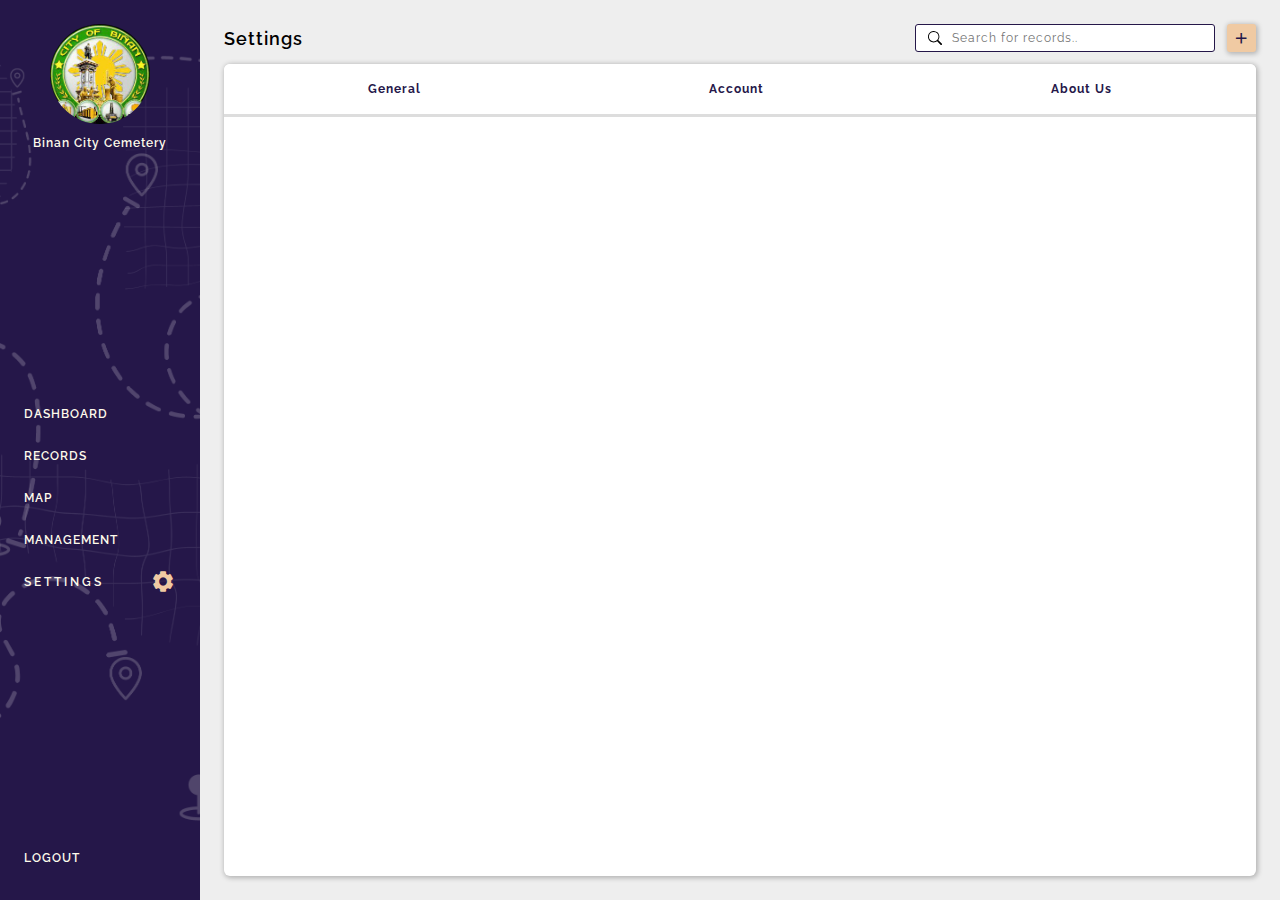
<file: settings.html>
<!DOCTYPE html>
<html lang="en">
  <head>
    <meta charset="utf-8" />
    <meta name="viewport" content="width=device-width, initial-scale=1.0" />
    <meta http-equiv="X-UA-Compatible" content="IE=edge" />

    <link
      rel="stylesheet"
      href="http://meyerweb.com/eric/tools/css/reset/reset.css"
    />

    <link rel="stylesheet" href="/src/css/main.css" />
    <link rel="stylesheet" href="/src/css/sidenav.css" />
    <link rel="stylesheet" href="/src/css/settings.css" />
    <link rel="stylesheet" href="/src/css/overlay.css" />

    <link rel="preconnect" href="https://fonts.googleapis.com" />
    <link rel="preconnect" href="https://fonts.gstatic.com" crossorigin />
    <link
      href="https://fonts.googleapis.com/css2?family=Raleway:wght@400;500;600;700&display=swap"
      rel="stylesheet"
    />

    <link
      href="https://unpkg.com/boxicons@2.1.4/css/boxicons.min.css"
      rel="stylesheet"
    />

    <script
      src="https://code.jquery.com/jquery-3.3.1.slim.min.js"
      integrity="sha384-q8i/X+965DzO0rT7abK41JStQIAqVgRVzpbzo5smXKp4YfRvH+8abtTE1Pi6jizo"
      crossorigin="anonymous"
    ></script>
    <script src="/src/resources/simple-checkbox-table/dist/jquery.simple-checkbox-table.min.js"></script>

    <title>Elysium</title>
  </head>

  <body>
    <div class="container settings-container">
      <aside class="navigation-container main-padding">
        <div class="cemetery-profile-container">
          <img
            src="/src/img/binanlogo.jpg"
            alt="Binan Municipal Logo"
            width="100px"
            height="100px"
            style="border-radius: 50%"
          />
          <p class="cemetery-name" id="aside-cemetery-name">
            Binan City Cemetery
          </p>
        </div>

        <nav class="navigations">
          <ul class="navigation-links">
            <a href="dashboard.html" class="link-item">
              <li class="link">
                <p class="link-name">Dashboard</p>
                <i class="bx bxs-chart"></i>
              </li>
            </a>

            <a href="records.html" class="link-item">
              <li class="link">
                <p class="link-name">Records</p>
                <i class="bx bxs-folder-open"></i>
              </li>
            </a>

            <a href="map.html" class="link-item">
              <li class="link">
                <p class="link-name">Map</p>
                <i class="bx bxs-map-alt"></i>
              </li>
            </a>

            <a href="management.html" class="link-item">
              <li class="link">
                <p class="link-name">Management</p>
                <i class="bx bxs-customize"></i>
              </li>
            </a>

            <a href="settings.html" class="link-item">
              <li class="link active">
                <p class="link-name">Settings</p>
                <i class="bx bxs-cog"></i>
              </li>
            </a>
          </ul>
        </nav>

        <div class="logout-button">
          <a href="./" class="link-item" id="logout-button">
            <li class="link">
              <p class="link-name">Logout</p>
              <i class="bx bx-log-out"></i>
            </li>
          </a>
        </div>
      </aside>

      <div class="main-container">
        <header class="header-container">
          <h2 class="page-name">Settings</h2>

          <div class="right-header-content">
            <form class="header-search">
              <input
                type="search"
                class="search-bar"
                placeholder="Search for records.."
                id="header-search-box"
              />
            </form>

            <i
              class="bx bx-plus container-shadow"
              onclick="openCreateOverlay()"
            ></i>
          </div>
        </header>

        <div
          class="settings-main-container container-shadow"
          id="main"
          style="display: block"
        >
          <div class="tab">
            <button class="tab-links" onclick="openLink(event, 'general')">
              General
            </button>

            <button class="tab-links" onclick="openLink(event, 'account')">
              Account
            </button>

            <button class="tab-links" onclick="openLink(event, 'aboutUs')">
              About Us
            </button>

            <button class="tab-menu">
              <i class="bx bx-menu"></i>

              <div class="tab-menu-links container-shadow">
                <a onclick="openLink(event, 'general')">General</a>
                <a onclick="openLink(event, 'account')">Account</a>
                <a onclick="openLink(event, 'aboutUs')">About Us</a>
              </div>
            </button>
          </div>

          <div class="tab-content" id="general">
            <div class="setting-group-container">
              <h2 class="setting-group-label">
                General Settings
                <i class="bx bxs-edit-alt" onclick="openGeneralSettings()"></i>
              </h2>

              <div class="setting-group">
                <div class="setting">
                  <div class="setting-info">
                    <p class="setting-label">Cemetery Name</p>
                    <h2 class="setting-set" id="settings-cemetery-name">
                      Binan City Cemetery
                    </h2>
                  </div>
                </div>
              </div>
            </div>

            <div class="setting-group-container">
              <h2 class="setting-group-label">
                Profile Settings
                <i class="bx bxs-edit-alt" onclick="openProfileSettings()"></i>
              </h2>

              <div class="setting-group">
                <div class="setting">
                  <div class="setting-info">
                    <p class="setting-label">Profile Name</p>
                    <h2 class="setting-set" id="settings-profile-name">
                      Binan City Cemetery
                    </h2>
                  </div>
                </div>
              </div>
            </div>
          </div>

          <div class="tab-content" id="account">
            <div class="setting-group-container">
              <h2 class="setting-group-label">
                Security Settings
                <i class="bx bxs-edit-alt" onclick="openSecuritySettings()"></i>
              </h2>

              <div class="setting-group">
                <div class="setting">
                  <div class="setting-info">
                    <p class="setting-label">Username</p>
                    <h2 class="setting-set" id="settings-username">Admin</h2>
                  </div>
                </div>

                <div class="setting">
                  <div class="setting-info">
                    <p class="setting-label">Password</p>
                    <h2 class="setting-set" id="settings-password">
                      *************
                    </h2>
                  </div>
                </div>
              </div>
            </div>

            <div class="setting-group-container setting-activities">
              <h2 class="setting-group-label">Activities</h2>

              <div class="setting-group" onclick="openRecentActivities()">
                <div class="setting">
                  <div class="setting-info">
                    <p class="setting-label recent-info-button">
                      View Recent Activities
                    </p>
                  </div>

                  <i class="bx bx-chevron-right"></i>
                </div>
              </div>
            </div>
          </div>

          <div class="tab-content" id="aboutUs">
            <div class="setting-group-container">
              <h2 class="setting-group-label">Elysium</h2>

              <div class="setting-group">
                <div class="setting">
                  <div class="setting-info">
                    <p class="setting-label">Mission</p>
                    <h2 class="setting-set">
                      Lorem ipsum dolor sit amet consectetur adipisicing elit.
                      Iure repellat sequi optio, distinctio eos dolorem cumque
                      beatae error qui voluptates, itaque impedit commodi
                      repudiandae quis, fugiat doloribus tempore a esse!
                    </h2>
                  </div>
                </div>

                <div class="setting">
                  <div class="setting-info">
                    <p class="setting-label">Vision</p>
                    <h2 class="setting-set">
                      Lorem ipsum dolor sit amet consectetur adipisicing elit.
                      Cumque consequatur corporis ipsa ex eaque perferendis
                      saepe necessitatibus illo! Obcaecati est commodi fuga vel
                      et impedit recusandae vero quidem reiciendis magnam!
                    </h2>
                  </div>
                </div>

                <div class="setting">
                  <div class="setting-info">
                    <p class="setting-label">Info Title</p>
                    <h2 class="setting-set">
                      Lorem ipsum dolor sit amet consectetur adipisicing elit.
                      Molestias saepe laudantium itaque tempora officia. Ab
                      impedit non debitis eveniet id rerum iste architecto
                      officia et, modi cupiditate quas porro accusamus. Lorem
                      ipsum dolor sit amet consectetur adipisicing elit. Minus
                      repellat repudiandae facilis nesciunt magnam, iusto modi
                      molestias et expedita, eius corrupti repellendus eaque a
                      porro est natus tenetur praesentium earum.
                    </h2>
                  </div>
                </div>
              </div>
            </div>
          </div>
        </div>

        <div
          class="settings-main-container container-shadow"
          id="recents"
          style="display: none"
        >
          <div class="return-button">
            <span
              class="return-button-wrapper"
              onclick="closeRecentActivities()"
              ><i class="bx bx-chevron-left"></i> Back</span
            >
          </div>

          <div class="settings-records-container">
            <div class="button-group">
              <input
                type="search"
                id="rec-table-search-box"
                placeholder="Search..."
                style="display: none"
              />

              <button
                class="search-button button"
                onclick="toggleRecSearchBox()"
              >
                <i class="bx bx-search rec-search-icon"></i>
                <i class="bx bx-x rec-close-icon" style="display: none"></i>
              </button>

              <button class="download-button button">
                <i class="bx bxs-download"></i>
              </button>

              <button class="refresh-button button">
                <i class="bx bx-refresh"></i>
              </button>
            </div>

            <div class="table-container settings-table-container">
              <table class="records-table">
                <thead>
                  <tr>
                    <th class="string-header-sort id-sort">ID</th>
                    <th class="string-header-sort name-sort">Name</th>
                    <th class="bdate-header-sort">Birth Date</th>
                    <th class="ddate-header-sort">Death Date</th>
                    <th class="string-header-sort grave-type-sort">
                      Grave Type
                    </th>
                    <th>Location</th>
                    <th class="mdate-header-sort">Date Modified</th>
                  </tr>
                </thead>
                <tbody id="rec-records-table">
                  <tr>
                    <td class="string-body-sort">1234567890</td>
                    <td class="string-body-sort">Juan Tamad</td>
                    <td class="bdate-body-sort">11/01/1995</td>
                    <td class="ddate-body-sort">11/02/2020</td>
                    <td class="string-body-sort">
                      <div class="chip orange-chip">Apartment</div>
                    </td>
                    <td>Block A, B2</td>
                    <td class="mdate-body-sort">11/19/2010</td>
                  </tr>

                  <tr>
                    <td class="string-body-sort">2234567890</td>
                    <td class="string-body-sort">Mary Paingas</td>
                    <td class="bdate-body-sort">11/01/1998</td>
                    <td class="ddate-body-sort">11/02/2017</td>
                    <td class="string-body-sort">
                      <div class="chip green-chip">Lawn</div>
                    </td>
                    <td>Block A, B2</td>
                    <td class="mdate-body-sort">11/19/2011</td>
                  </tr>

                  <tr>
                    <td class="string-body-sort">1234567891</td>
                    <td class="string-body-sort">Elton John Navarro</td>
                    <td class="bdate-body-sort">11/25/1995</td>
                    <td class="ddate-body-sort">11/12/2020</td>
                    <td class="string-body-sort">
                      <div class="chip red-chip">Bone Vault</div>
                    </td>
                    <td>Block A, B2</td>
                    <td class="mdate-body-sort">11/19/2012</td>
                  </tr>

                  <tr>
                    <td class="string-body-sort">1234567890</td>
                    <td class="string-body-sort">Judea Nicole Guillen</td>
                    <td class="bdate-body-sort">06/06/1995</td>
                    <td class="ddate-body-sort">05/02/2020</td>
                    <td class="string-body-sort">
                      <div class="chip orange-chip">Apartment</div>
                    </td>
                    <td>Block A, B2</td>
                    <td class="mdate-body-sort">11/19/2013</td>
                  </tr>

                  <tr>
                    <td class="string-body-sort">1234567890</td>
                    <td class="string-body-sort">John Russel Derpo</td>
                    <td class="bdate-body-sort">03/01/1995</td>
                    <td class="ddate-body-sort">07/02/2020</td>
                    <td class="string-body-sort">
                      <div class="chip orange-chip">Apartment</div>
                    </td>
                    <td>Block A, B2</td>
                    <td class="mdate-body-sort">11/19/2014</td>
                  </tr>

                  <tr>
                    <td class="string-body-sort">1234567890</td>
                    <td class="string-body-sort">Erika Tecson</td>
                    <td class="bdate-body-sort">11/01/1990</td>
                    <td class="ddate-body-sort">11/02/2012</td>
                    <td class="string-body-sort">
                      <div class="chip green-chip">Lawn</div>
                    </td>
                    <td>Block A, B2</td>
                    <td class="mdate-body-sort">11/19/2015</td>
                  </tr>

                  <tr>
                    <td class="string-body-sort">1234567890</td>
                    <td class="string-body-sort">Rajap Benavidez</td>
                    <td class="bdate-body-sort">11/01/1990</td>
                    <td class="ddate-body-sort">11/02/2000</td>
                    <td class="string-body-sort">
                      <div class="chip orange-chip">Apartment</div>
                    </td>
                    <td>Block A, B2</td>
                    <td class="mdate-body-sort">11/19/2016</td>
                  </tr>

                  <tr>
                    <td class="string-body-sort">1234567890</td>
                    <td class="string-body-sort">Clarence Paingas</td>
                    <td class="bdate-body-sort">11/03/1995</td>
                    <td class="ddate-body-sort">11/04/2020</td>
                    <td class="string-body-sort">
                      <div class="chip red-chip">Bone Vault</div>
                    </td>
                    <td>Block A, B2</td>
                    <td class="mdate-body-sort">11/19/2017</td>
                  </tr>

                  <tr>
                    <td class="string-body-sort">1234567890</td>
                    <td class="string-body-sort">Dolores Paingas</td>
                    <td class="bdate-body-sort">09/01/1995</td>
                    <td class="ddate-body-sort">08/02/2020</td>
                    <td class="string-body-sort">
                      <div class="chip red-chip">Bone Vault</div>
                    </td>
                    <td>Block A, B2</td>
                    <td class="mdate-body-sort">11/19/2018</td>
                  </tr>
                </tbody>
              </table>
            </div>
          </div>
        </div>
      </div>
    </div>

    <div
      class="overlay-wrapper"
      id="create-record-overlay"
      style="display: none"
    >
      <div class="overlay container-shadow">
        <h2 class="overlay-name">Create new record</h2>

        <div class="overlay-details">
          <form class="overlay-form create-record-form">
            <div class="error-message" style="display: none">
              Please fill in valid value for all required fields
            </div>

            <fieldset class="input-group-container">
              <legend class="input-group-name">Interment Profile</legend>

              <div class="input-group">
                <div class="input-pair">
                  <label for="first-name"
                    >First Name <span class="required">[Required]</span></label
                  >

                  <input
                    type="text"
                    name="first-name"
                    id="first-name"
                    placeholder="Enter first name"
                    required
                  />
                </div>

                <div class="input-pair">
                  <label for="last-name"
                    >Last Name <span class="required">[Required]</span></label
                  >

                  <input
                    type="text"
                    name="last-name"
                    id="last-name"
                    placeholder="Enter last name"
                    required
                  />
                </div>
              </div>

              <div class="input-group">
                <div class="input-pair">
                  <label for="birth-date">Birth Date</label>

                  <input type="date" name="birth-date" id="birth-date" />
                </div>

                <div class="input-pair">
                  <label for="death-date">Death Date</label>

                  <input type="date" name="death-date" id="death-date" />
                </div>
              </div>
            </fieldset>

            <fieldset class="input-group-container">
              <legend class="input-group-name">Interment Location</legend>

              <div class="input-group">
                <div class="input-pair">
                  <label for="grave-type-input"
                    >Grave Type <span class="required">[Required]</span></label
                  >

                  <select
                    name="grave-type-input"
                    id="grave-type-input"
                    required
                  >
                    <option value="">Choose...</option>
                    <option value="apartment-type-form">Apartment</option>
                    <option value="lawn-type-form">Lawn</option>
                    <option value="bone-vault-type-form">Bone Vault</option>
                  </select>
                </div>
              </div>

              <div
                class="input-group grave-type-option"
                id="bone-vault-type-form"
                name="bone-vault-type-form"
                style="display: none"
              >
                <div class="input-pair">
                  <label for="block-input"
                    >Bone Block <span class="required">[Required]</span></label
                  >

                  <select name="block-input" id="bv-block-input" required>
                    <option value="">Choose...</option>
                    <option value="a">A</option>
                    <option value="b">B</option>
                    <option value="c">C</option>
                  </select>
                </div>

                <div class="input-pair">
                  <label for="column-input"
                    >Column <span class="required">[Required]</span></label
                  >

                  <select name="column-input" id="bv-column-input" required>
                    <option value="">Choose...</option>
                    <option value="a">A</option>
                    <option value="b">B</option>
                    <option value="c">C</option>
                  </select>
                </div>

                <div class="input-pair">
                  <label for="row-input"
                    >Row <span class="required">[Required]</span></label
                  >

                  <select name="row-input" id="bv-row-input" required>
                    <option value="">Choose...</option>
                    <option value="1">1</option>
                    <option value="2">2</option>
                    <option value="3">3</option>
                  </select>
                </div>
              </div>

              <div
                class="input-group grave-type-option"
                id="apartment-type-form"
                name="apartment-type-form"
                style="display: none"
              >
                <div class="input-pair">
                  <label for="block-input"
                    >Apt Block <span class="required">[Required]</span></label
                  >

                  <select name="block-input" id="apt-block-input" required>
                    <option value="">Choose...</option>
                    <option value="a">A</option>
                    <option value="b">B</option>
                    <option value="c">C</option>
                  </select>
                </div>

                <div class="input-pair">
                  <label for="column-input"
                    >Column <span class="required">[Required]</span></label
                  >

                  <select name="column-input" id="apt-column-input" required>
                    <option value="">Choose...</option>
                    <option value="a">A</option>
                    <option value="b">B</option>
                    <option value="c">C</option>
                  </select>
                </div>

                <div class="input-pair">
                  <label for="row-input"
                    >Row <span class="required">[Required]</span></label
                  >

                  <select name="row-input" id="apt-row-input" required>
                    <option value="">Choose...</option>
                    <option value="1">1</option>
                    <option value="2">2</option>
                    <option value="3">3</option>
                  </select>
                </div>
              </div>

              <div
                class="input-group grave-type-option"
                id="lawn-type-form"
                name="lawn-type-form"
                style="display: none"
              >
                <div class="input-pair">
                  <label for="block-input"
                    >Lawn Block <span class="required">[Required]</span></label
                  >

                  <select name="block-input" id="lwn-block-input" required>
                    <option value="">Choose...</option>
                    <option value="a">A</option>
                    <option value="b">B</option>
                    <option value="c">C</option>
                  </select>
                </div>

                <div class="input-pair">
                  <label for="column-input"
                    >Column <span class="required">[Required]</span></label
                  >

                  <select name="column-input" id="lwn-column-input" required>
                    <option value="">Choose...</option>
                    <option value="a">A</option>
                    <option value="b">B</option>
                    <option value="c">C</option>
                  </select>
                </div>

                <div class="input-pair">
                  <label for="row-input"
                    >Row <span class="required">[Required]</span></label
                  >

                  <select name="row-input" id="lwn-row-input" required>
                    <option value="">Choose...</option>
                    <option value="1">1</option>
                    <option value="2">2</option>
                    <option value="3">3</option>
                  </select>
                </div>
              </div>
            </fieldset>
          </form>
        </div>

        <div class="overlay-controls">
          <button class="cancel-button button" onclick="closeCreateOverlay()">
            Cancel
          </button>
          <button
            class="submit-button button"
            onclick="validateForm()"
            id="createNewRecord"
          >
            Save Record
          </button>
        </div>
      </div>
    </div>

    <div
      class="overlay-wrapper"
      id="general-settings-overlay"
      style="display: none"
    >
      <div class="overlay container-shadow">
        <h2 class="overlay-name">General</h2>

        <div class="overlay-details">
          <form class="overlay-form">
            <fieldset class="input-group-container">
              <legend class="input-group-name">General Settings</legend>

              <div class="input-group">
                <div class="input-pair">
                  <label for="cemetery-name-setting">Cemetery Name</label>

                  <input
                    type="text"
                    name="cemetery-name-setting"
                    id="cemetery-name-setting"
                    placeholder="Enter cemetery name"
                  />
                </div>
              </div>
            </fieldset>
          </form>
        </div>

        <div class="overlay-controls">
          <button class="cancel-button button" onclick="closeGeneralSettings()">
            Cancel
          </button>
          <button class="submit-button button" id="cemetery-name-submit">
            Save Changes
          </button>
        </div>
      </div>
    </div>

    <div
      class="overlay-wrapper"
      id="profile-settings-overlay"
      style="display: none"
    >
      <div class="overlay container-shadow">
        <h2 class="overlay-name">General</h2>

        <div class="overlay-details">
          <form class="overlay-form">
            <fieldset class="input-group-container">
              <legend class="input-group-name">Profile Settings</legend>

              <div class="input-group">
                <div class="input-pair">
                  <label for="profile-name-setting">Profile Name</label>

                  <input
                    type="text"
                    name="profile-name-setting"
                    id="profile-name-setting"
                    placeholder="Enter profile name"
                  />
                </div>
              </div>
            </fieldset>
          </form>
        </div>

        <div class="overlay-controls">
          <button class="cancel-button button" onclick="closeProfileSettings()">
            Cancel
          </button>
          <button class="submit-button button" id="profile-name-submit">
            Save Changes
          </button>
        </div>
      </div>
    </div>

    <div
      class="overlay-wrapper"
      id="security-settings-overlay"
      style="display: none"
    >
      <div class="overlay container-shadow">
        <h2 class="overlay-name">Account</h2>

        <div class="overlay-details">
          <form class="overlay-form">
            <fieldset class="input-group-container">
              <legend class="input-group-name">Security Settings</legend>

              <div class="input-group">
                <div class="input-pair">
                  <label for="username-setting">Username</label>

                  <input
                    type="text"
                    name="username-setting"
                    id="username-setting"
                    placeholder="Enter username"
                  />
                </div>

                <div class="input-pair">
                  <label for="password-setting">Password</label>

                  <input
                    type="text"
                    name="password-setting"
                    id="password-setting"
                    placeholder="Enter password"
                  />
                </div>
              </div>
            </fieldset>
          </form>
        </div>

        <div class="overlay-controls">
          <button
            class="cancel-button button"
            onclick="closeSecuritySettings()"
          >
            Cancel
          </button>
          <button class="submit-button button" onclick="openConfirmOverlay()">
            Save Changes
          </button>
        </div>
      </div>
    </div>

    <div class="overlay-wrapper" id="confirm-overlay" style="display: none">
      <div class="overlay container-shadow">
        <h2 class="overlay-name">Update Security Details?</h2>

        <div class="overlay-details">
          <p class="confirm-message">
            Are you sure you want to
            <span class="highlight">update</span> account security details?
          </p>
        </div>

        <div class="overlay-controls">
          <button class="cancel-button button" onclick="closeConfirmOverlay()">
            No
          </button>
          <button class="submit-button button" id="security-confirm-button">
            Yes
          </button>
        </div>
      </div>
    </div>

    <script src="/src/js/tablesorting.js"></script>
    <script src="/src/js/tablecheck.js"></script>
    <script src="/src/js/toggletab.js"></script>
    <script src="/src/js/overlay.js"></script>
    <script src="/src/js/toggleform.js"></script>
    <script src="/src/js/settings.js"></script>
    <script src="/src/js/search.js"></script>
  </body>
</html>
</file>
<file: src/css/main.css>
.hidden {
  display: none;
}

*,
html {
  margin: 0;
  padding: 0;
  box-sizing: border-box;
  font-size: 12px;
  font-family: "Raleway", sans-serif;
  color: var(--color-primary-drk);
}

body {
  --color-primary: #251749;
  --color-secondary-drk: #d8b592;
  --color-secondary: #f0caa3;
  --color-secondary-dsbld: #a88d72;
  --color-text: #fffbeb;
  --color-error: #f74040;
  --color-success: #192418;

  --border-main-radius: 10px;
  --border-sub-radius: 5px;

  --margin-main: 28px;
  --margin-sub: 14px;

  width: 100%;
  /* min-height: 100vh; */
  height: 100%;
  /* overflow: auto; */
  background-color: #eee;
}

h1 {
  font-size: 28px;
  font-weight: 700;
}

h2 {
  font-size: 18px;
  font-weight: 600;
  text-transform: capitalize;
}

h3 {
  font-size: 14px;
}

small,
p {
  font-size: 12px;
  font-weight: 400;
}
strong {
  font-weight: 600;
}

a {
  text-decoration: none;
  color: inherit;
}

li {
  list-style: none;
}

input,
button {
  font-size: 12px;
  font-weight: 500;
  outline: none;
  border: none;
  letter-spacing: 1px;
  color: var(--color-primary);
}

button {
  cursor: pointer;
  text-transform: capitalize;
}

aside {
  min-height: 100%;
  height: 100%;
}

i {
  cursor: pointer;
}

thead {
  z-index: 50;
}

.show-button-options {
  z-index: 1;
}

.map-map-container img {
  z-index: 0;
}

.map-search-container {
  z-index: 5;
}

.button {
  background-color: var(--color-secondary);
}

.main-padding {
  padding: 24px;
}

.container {
  display: flex;
  flex-wrap: wrap;
  flex-direction: column;
  width: 100%;
  height: 100vh;
  letter-spacing: 1px;
}

.container-shadow {
  box-shadow: 1px 1px 5px 1px rgba(0, 0, 0, 0.25);
}

.main-container {
  width: calc(100% - 200px);
  height: 100vh;
  overflow: auto;
}

.header-container,
.right-header-content {
  display: flex;
  align-items: center;
}

.header-container {
  justify-content: space-between;
  width: 100%;
  padding: 24px 24px 12px 24px;
}

.right-header-content .bx {
  margin-left: 12px;
  font-size: 18px;
  color: var(--color-primary);
  padding: 5px;
  border-radius: 3px;
  background-color: var(--color-secondary);
}

.right-header-content .header-search .search-bar {
  outline: none;
  padding: 0.5rem 1rem 0.5rem 3rem;
  letter-spacing: 1px;
  font-size: 1rem;
  font-weight: 400;
  border-radius: 3px;
  border: 1px solid var(--color-primary);
  width: 300px;
  max-width: 300px;
  background: #fff
    url("data:image/svg+xml,%3Csvg xmlns='http://www.w3.org/2000/svg' width='14' height='14' class='bi bi-search' viewBox='0 0 16 16'%3E%3Cpath d='M11.742 10.344a6.5 6.5 0 1 0-1.397 1.398h-.001c.03.04.062.078.098.115l3.85 3.85a1 1 0 0 0 1.415-1.414l-3.85-3.85a1.007 1.007 0 0 0-.115-.1zM12 6.5a5.5 5.5 0 1 1-11 0 5.5 5.5 0 0 1 11 0z'%3E%3C/path%3E%3C/svg%3E")
    no-repeat 12px center;
}

.right-header-content .header-search .search-bar:focus {
  border: 1px solid var(--color-primary);
  box-shadow: 1px 1px 3px 2px rgba(0, 0, 255, 0.25);
}

.container-label {
  margin-bottom: 2rem;
}

.chip {
  padding: 6px 1rem;
  font-weight: 500;
  border-radius: 50px;
  width: fit-content;
  white-space: nowrap;
}

.green-chip {
  background-color: rgba(0, 255, 0, 0.5);
}

.red-chip {
  background-color: rgba(255, 0, 0, 0.5);
}

.orange-chip {
  background-color: rgba(255, 165, 0, 0.5);
}

.table-container {
  width: 100%;
  overflow: auto;
  border-bottom: 3px solid var(--color-primary);
}

.records-table {
  width: 100%;
  max-height: 100%;
  text-align: left;
  border-collapse: collapse;
  align-items: center;
}

.tab {
  width: 100%;
  display: flex;
  /* flex-wrap: wrap; */
  /* overflow: auto; */
  justify-content: left;
  border-top-left-radius: 6px;
  border-top-right-radius: 6px;
}

.tab button.active {
  color: blue;
  border-bottom: 3px solid blue;
}

.tab button.active .badge {
  background-color: rgba(0, 0, 255, 0.1);
}

.tab button:nth-of-type(1) {
  flex-grow: 1;
}

.tab button:nth-of-type(2) {
  flex-grow: 1;
}

.tab button:nth-of-type(3) {
  flex-grow: 1;
}

.tab button:nth-of-type(4) {
  flex-grow: 1;
}

.tab button:nth-of-type(5) {
  flex-grow: 1;
}

.tab button:nth-of-type(6) {
  flex-grow: 1;
}

.tab-links {
  background-color: #fff;
  padding: 18px;
  font-size: 1rem;
  font-weight: 700;
  border: none;
  white-space: nowrap;
  transition: all 0.25s;
  border-bottom: 3px solid #ddd;
}

.tab-links:hover {
  color: blue;
  border-bottom: 3px solid blue;
}

.tab-links:first-child {
  border-top-left-radius: 6px;
}

.tab-links:last-child {
  border-top-right-radius: 6px;
}

/* .tab .active {
  color: blue;
  border-bottom: 3px solid blue;
} */

.tab .tab-links .badge {
  padding: 2px;
  background-color: #eee;
  border-radius: 3px;
  font-weight: 500;
  margin-left: 6px;
}

.tab .tab-links:hover .badge {
  background-color: rgba(0, 0, 255, 0.1);
}

/* .tab .active .badge {
  background-color: rgba(0, 0, 255, 0.1);
} */

.tab-content {
  display: none;
  /* height: 100%; */
  height: calc(100% - 53px);
  border-bottom-left-radius: 6px;
  border-bottom-right-radius: 6px;
}

.tab-menu {
  position: relative;
  display: none;
  background-color: #fff;
  transition: all 0.25s;
  border-bottom: 3px solid #ddd;
  padding: 1rem;
  text-align: right;
}

.tab-menu .bx {
  font-size: 18px;
}

.tab-menu-links {
  position: absolute;
  right: 0;
  background-color: #eee;
  min-width: 150px;
  z-index: 110;
  display: none;
  text-align: center;
}

.tab-menu-links a {
  padding: 1rem;
  display: block;
  color: var(--color-primary);
  letter-spacing: 1px;
  font-weight: 700;
}

.tab-menu-links a:hover {
  background-color: #ccc;
}

.tab-menu:hover .tab-menu-links {
  display: block;
}

.tab-menu:hover {
  color: blue;
}

tr:nth-child(even) {
  background-color: #eee;
}

thead th {
  font-size: 1rem;
  font-weight: 600;
  padding: 1.3rem 1rem;
  color: var(--color-secondary);
  cursor: pointer;
}

.records-table .th-sort-asc::after {
  content: "\25b4";
  font-size: 14px;
}

.records-table .th-sort-desc::after {
  content: "\25be";
  font-size: 14px;
}

.records-table .th-sort-asc::after,
.records-table .th-sort-desc::after {
  margin-left: 5px;
}

.records-table .th-sort-asc,
.records-table .th-sort-desc {
  background: rgba(0, 0, 0, 0.1);
}

thead {
  position: sticky;
  top: 0;
  left: 0;
  background-color: var(--color-primary);
}

tbody td {
  font-size: 1rem;
  font-weight: 400;
  padding: 1rem;
}

.table-footer,
.items-per-page,
.pagination,
.current-page {
  display: flex;
  align-items: center;
}

.table-footer {
  justify-content: space-between;
  color: var(--color-primary);
  font-size: 1rem;
  font-weight: 500;
  height: fit-content;
  /* border-bottom: 2px solid #ccc;

  border-bottom-left-radius: 6px;
  border-bottom-right-radius: 6px; */
  /* background-color: salmon; */
}

.items-per-page {
  /* border: 2px solid;
  border-right: 2px solid #ccc; */
  padding-right: 1rem;
}

.pagination .page-count,
.pagination .page-control .bx {
  padding: 1rem;
}

.pagination .page-control .bx {
  cursor: pointer;
  font-size: 18px;
}

/* .current-page {
  border-left: 2px solid #ccc;
} */

.select label {
  padding: 12px;
}

.select select {
  padding: 12px;
  outline: none;
  border: none;
  cursor: pointer;
  font-weight: 700;
}

.archive-button .bx-archive-out {
  color: green;
}

@media screen and (max-width: 992px) {
  .tab button .badge {
    display: none;
  }

  .right-header-content {
    display: none;
  }

  /* .top-info {
    display: flex;
    flex-direction: column;
  } */

  .dashboard-info-group {
    display: flex;
    flex-direction: column;
  }

  .statistics-container,
  .recent-activities-container,
  .bottom-info,
  .right-info-group {
    min-width: 100% !important;
  }

  .left-info-group,
  .top-info,
  .statistics-container,
  .recent-activities-container {
    width: 100%;
  }
}

@media screen and (max-width: 800px) {
  .top-info {
    display: flex;
    flex-direction: column;
    /* width: 100%; */
  }

  .bottom-info {
    display: none;
  }

  .statistics-container,
  .recent-activities-container {
    width: 100%;
    /* min-width: 100%; */
    margin-right: 2rem;
  }

  .tab-menu {
    display: inline-block;
  }

  .tab-links {
    display: none;
  }

  .create-button-name {
    display: none;
  }

  .tab-content .button-group .bx-plus {
    margin: 0 !important;
  }
}
</file>
<file: src/css/login.css>
.login-form-container,
.forgot-password-form-container {
  width: 400px;
  height: 100vh;
  /* background-color: var(--color-primary); */
  background: url(/src/img/backgroundimage3.png) no-repeat;
  background-size: cover;
  color: var(--color-text);
}

.cover-image-container {
  width: calc(100% - 400px);
  height: 100vh;
  background: url(/src/img/locatormap.png) no-repeat;
  background-size: cover;
}

.logo-container {
  display: flex;
  align-items: center;
  min-width: 100%;
  justify-content: center;
  letter-spacing: 2px;
}

.logo-container .logo {
  display: flex;
  align-items: center;
  justify-content: center;
}

.logo-container .logo strong {
  margin-left: 1px;
}

.logo-container .cemetery-name {
  border-left: 2px solid var(--color-text);
  margin-left: 10px;
  padding-left: 10px;
}

.form-label {
  margin-top: 4rem;
  color: var(--color-secondary);
}

form {
  margin-top: 2rem;
}

form .input-group {
  margin-bottom: 1rem;
}

form .input-group .input {
  width: 100%;
  padding: 1rem;
  border-radius: 3px;
  border: 1px solid #fff;
}

form .input-group .input:focus {
  border: 1px solid var(--color-primary);
  box-shadow: 1px 1px 3px 2px var(--color-secondary-drk);
}

.username-error,
.password-error,
.login-validation-error-message,
.new-password-error,
.retype-password-error {
  display: none;
}

form .input-group .error-message {
  color: var(--color-error);
  margin-top: 4px;
  font-weight: 500;
}

form .input-group .new-password-error {
  line-height: 16px;
}

form .input-group .new-password-error .title {
  margin-bottom: 5px;
}

form .input-group .new-password-error .invalid {
  padding-left: 15px;
  font-weight: 700;
}

.link {
  width: 100%;
}

.link:hover {
  text-decoration: underline;
}

.forgot-password-link {
  text-align: right;
  font-weight: 500;
  margin-bottom: 2rem;
}

.go-to-website-link,
.login-link {
  text-align: center;
}

.login-link {
  margin-bottom: 2rem;
}

.login-validation-error-message {
  padding: 1rem;
  background-color: var(--color-error);
  border-radius: 3px;
  font-weight: 600;
  line-height: 16px;
  margin-bottom: 1rem;
}

.button {
  padding: 1.5rem;
  width: 100%;
  border-radius: 3px;
  color: var(--color-primary);
  font-weight: 700;
  letter-spacing: 2px;
  text-transform: uppercase;
  margin-bottom: 3rem;
}

.disabled {
  background-color: var(--color-secondary-dsbld);
}

.enabled {
  background-color: var(--color-secondary);
  cursor: pointer;
}

.enabled:hover {
  background-color: var(--color-secondary-drk);
}

.enabled:active {
  transform: scale(0.98);
}

.submit-new-password-btn {
  margin-top: 2rem;
}
</file>
<file: src/css/sidenav.css>
.navigation-container {
  width: 200px;
  height: 100%;
  background: url(/src/img/backgroundimage3.png) no-repeat;
  /* background-color: var(--color-primary); */
  background-size: cover;
  color: var(--color-text);
  display: flex;
  flex-direction: column;
  align-items: center;
  position: sticky;
  left: 0;
  top: 0;
  justify-content: space-between;
}

.cemetery-profile-container {
  display: flex;
  flex-direction: column;
  align-items: center;
  justify-content: center;
  gap: 12px;
  width: 100%;
}

.cemetery-profile-container .cemetery-name {
  font-weight: 600;
}

.navigations,
.logout-button {
  width: 100%;
}

.navigations .link {
  margin-top: 6px;
}

.link {
  display: flex;
  align-items: center;
  justify-content: space-between;
  padding: 6px 0px;
}

.link .link-name {
  text-transform: uppercase;
  font-weight: 600;
  transition: all 0.25s;
}

.link .bx {
  font-size: 24px;
  color: var(--color-secondary);
  opacity: 0;
  transition: all 0.25s;
}

.link-item:hover .link .link-name {
  letter-spacing: 3px;
}

.link-item:hover .link .bx {
  opacity: 1;
}

.active .link-name {
  letter-spacing: 3px;
}

.active .bx {
  opacity: 1;
}
</file>
<file: src/css/dashboard.css>
.greeting-container {
  margin-left: 24px;
  border-top-left-radius: 6px;
  border-bottom-left-radius: 6px;
  background: url(/src/img/DNmc1opVwAIekxx.jpg);
  background-size: cover;
  color: #fff;
  box-shadow: -1px 1px 5px 1px rgba(0, 0, 0, 0.25);
}

.greeting-container .greeting {
  background: rgba(37, 23, 73, 0.9);
  border-top-left-radius: 6px;
  border-bottom-left-radius: 6px;
}

.greeting-container .greeting .intro-greeting {
  font-weight: 500;
}

.greeting-container .greeting .cemetery-name {
  color: var(--color-secondary);
  margin-top: 12px;
}

.dashboard-info-group {
  padding: 1rem 2rem 2rem 2rem;
  height: calc(100vh - 164px);
  display: flex;
  gap: 1rem;
  width: 100%;
}

.left-info-group {
  display: flex;
  flex-wrap: wrap;
  flex-direction: column;
  gap: 1rem;
}

.top-info {
  display: flex;
  flex-wrap: wrap;
  gap: 1rem;
}

.statistics-container,
.recent-activities-container {
  background-color: #fff;
  width: 250px;
  border-radius: 6px;
  color: var(--color-primary);
}

.statistics-container .main-info {
  padding: 24px 24px 12px 24px;
  border-bottom: 2px solid var(--color-primary);
  text-align: left;
  width: 100%;
}

.statistics-container .main-info .graves-statistic {
  margin-bottom: 3px;
}

.statistics-container .main-info .graves-statistics-info {
  margin-bottom: 12px;
}

.statistics-container .main-info .button-container {
  width: 100%;
  display: flex;
  justify-content: right;
}

.statistics-container .main-info .button-container .see-records-button {
  outline: none;
  border: 1px solid transparent;
  border-radius: 50px;
  padding: 6px 1rem;
  background-color: var(--color-secondary);
  font-weight: 500;
}

.statistics-container .sub-info {
  padding: 0px 24px 24px 24px;
}

.statistics-container .sub-info .other-statistics {
  margin-top: 12px;
  display: flex;
  align-items: center;
  justify-content: space-between;
}

.statistics-container .sub-info .other-statistics .statistic-info {
  display: flex;
  align-items: center;
}

.statistics-container .sub-info .other-statistics .bx {
  font-size: 18px;
  margin-right: 6px;
}

.statistics-container .sub-info .statistic-data {
  font-weight: 700;
}

.activities {
  height: 142px;
  max-height: 142px;
  overflow: auto;
}

.record-id {
  font-weight: 500;
}

.activity {
  display: flex;
  align-items: center;
  justify-content: space-between;
  margin-top: 1rem;
}

.bottom-info {
  height: calc(100vh - 447px);
  width: 512px;
  border-radius: 6px;
}

.bottom-info img {
  border-radius: 6px;
  width: 100%;
  height: 100%;
}

.right-info-group {
  background-color: #fff;
  width: 100%;
  border-radius: 6px;
  height: 100%;
}

.dashboard-table-container {
  height: calc(100% - 42px);
}

.dashboard-table-container td:nth-child(3) {
  display: flex;
  justify-content: center;
}

.dashboard-table-container th:nth-child(3) {
  text-align: center;
}

.dashboard-table-container td:nth-child(2) {
  font-weight: 600;
  text-transform: uppercase;
}

.activities {
  border-block: 2px solid var(--color-primary);
}

h2 {
  color: var(--color-primary);
}

.greeting-container .cemetery-name {
  text-transform: uppercase;
}
</file>
<file: src/css/overlay.css>
.overlay-wrapper {
  z-index: 100;
  background-color: rgba(0, 0, 0, 0.5);
  width: 100%;
  height: 100vh;
  position: absolute;
  top: 0;
  left: 0;
  align-items: center;
  display: flex;
  justify-content: center;
}

.overlay {
  background: url(/src/img/backgroundimage2.png) no-repeat;
  background-size: cover;
  width: 500px;
  max-height: 500px;
  height: fit-content;
  border-radius: 6px;
}

.overlay-name {
  color: #fff;
  width: 100%;
  padding: 2rem;
}

.overlay-details {
  width: 100%;
  overflow: auto;
  max-height: 345px;
  height: fit-content;
  background-color: #fff;
  padding-inline: 2rem;
  border-block: 2rem solid #fff;
}

.overlay-form {
  gap: 3rem;
  display: flex;
  flex-direction: column;
}

.input-group-container {
  gap: 1rem;
  display: flex;
  flex-direction: column;
  width: 100%;
}

fieldset {
  border: transparent;
}

.input-group {
  margin-top: 1.5rem;
  display: flex;
  flex-direction: row;
  gap: 2rem;
}

.input-pair {
  display: flex;
  flex-direction: column;
  width: 100%;
  gap: 6px;
}

.input-group-name {
  font-size: 14px;
  font-weight: 700;
}

.input-group label {
  font-size: 12px;
  font-weight: 600;
}

.input-group select,
.input-group input {
  padding: 6px 1rem;
  border-radius: 3px;
  border: 1px solid #ccc;
  outline: none;
}

.input-group select:focus,
.input-group input:focus {
  box-shadow: 1px 1px 5px 1px rgba(0, 0, 255, 0.5);
  border: 1px solid transparent;
}

.overlay-controls {
  padding: 2rem;
  display: flex;
  align-items: center;
  justify-content: center;
  gap: 2rem;
}

.overlay-controls .button {
  padding: 8px;
  width: 100%;
  border-radius: 3px;
  font-weight: 600;
  border: 2px solid var(--color-secondary);
  transition: all 0.25s;
}

.overlay-controls .button.cancel-button {
  background-color: transparent;
  border-color: #fff;
  color: #fff;
}

.overlay-controls .button.cancel-button:hover {
  background-color: #fff;
  color: var(--color-primary);
}

.overlay-controls .button.submit-button:hover {
  background-color: var(--color-secondary-drk);
}

.archive-message {
  letter-spacing: 1px;
  font-weight: 500;
}

.highlight {
  color: red;
  font-size: 1rem;
  font-weight: 700;
}

.detailed-view {
  width: 100%;
  text-align: left;
}

.detailed-view tr {
  background-color: #fff;
  border: 1px solid #aaa;
}

.detailed-view th,
.detailed-view td {
  padding: 1rem;
  border-bottom: 1px solid #aaa;
}

.detailed-view th {
  background-color: rgba(0, 0, 255, 0.15);
  font-weight: 600;
}

.required {
  color: #aaa;
}

.input-pair label {
  display: flex;
  justify-content: space-between;
}

.error-message {
  padding: 1rem;
  background-color: rgba(255, 0, 0, 0.25);
  color: var(--color-error);
  font-weight: 500;
  letter-spacing: 1px;
  border-radius: 3px;
  border: 1px solid var(--color-error);
}
</file>
<file: src/css/management.css>
.management-main-container {
  background-color: #fff;
  width: calc(100% - 4rem);
  height: calc(100% - 88px);
  margin: 2rem;
  margin-top: 0;
  border-radius: 6px;
}

.tab-content {
  width: 100%;
  height: calc(100% - 53px);
}

.tab-content .button-group {
  width: 100%;
  display: flex;
  justify-content: right;
  align-items: center;
  flex-wrap: wrap;
  /* gap: 1rem; */
}

.tab-content .button-group .button {
  padding: 1rem;
  align-items: center;
  display: flex;
  background-color: transparent;
}

.tab-content .button-group .button:not(.create-button):hover {
  background-color: #eee;
}

.tab-content .button-group .button:not(.create-button):active {
  background-color: #ddd;
}

.tab-content .button-group .create-button {
  background-color: var(--color-secondary);
  font-weight: 500;
}

.tab-content .button-group .create-button:hover {
  background-color: var(--color-secondary-drk);
}

.tab-content .button-group .create-button:active {
  transform: scale(0.98);
}

.tab-content .button-group .bx {
  font-size: 18px;
}

.tab-content .button-group .bx-plus {
  margin-left: 40px;
}

.tab-content .button-group .search-button {
  display: flex;
  gap: 6px;
  align-items: center;
}

.tab-content .button-group input[type="search"] {
  padding: 6px 1rem;
  border-radius: 3px;
  width: 200px;
  height: fit-content;
  outline: none;
  border: 1px solid #aaa;
  transition: all 0.25s;
}

.tab-content .button-group input[type="search"]:focus {
  box-shadow: 1px 1px 5px 1px rgba(0, 0, 255, 0.5);
  border: 1px solid transparent;
}

.management-table-container {
  max-height: calc(100% - 66px);
  /* max-height: calc(100% - 86px); */
}

td,
th {
  text-align: center;
}

#graveType tr td:nth-of-type(3),
#location tr td:nth-of-type(5),
#block tr td:nth-of-type(6) {
  display: flex;
  justify-content: center;
}

#graveType tr td button,
#location tr td button,
#block tr td button {
  font-size: 18px;
  background-color: transparent;
}

tr td button .bx {
  padding: 5px;
  /* border-radius: 50px; */
}

tr td button .bx:hover {
  background-color: #ddd;
}
</file>
<file: src/css/map.css>
.header-container {
  background-color: #fff;
  border-bottom: 2px solid #ddd;
}

.map-main-container {
  background-color: salmon;
  width: 100%;
  height: calc(100% - 68px);
  display: flex;
}

.map-search-container {
  background-color: #fff;
  width: 300px;
  height: 100%;
}

.map-search-top-container {
  padding: 2rem;
  border-bottom: 2px solid #ddd;
}

.map-searchbox-container {
  display: flex;
  gap: 6px;
  align-items: center;
  width: 100%;
  margin-top: 2rem;
}

.map-searchbox-container .map-search-form {
  width: 100%;
}

.map-searchbox-container input[type="search"] {
  padding: 6px 1rem;
  border-radius: 3px;
  width: 100%;
  height: fit-content;
  outline: none;
  border: 1px solid #aaa;
  transition: all 0.25s;
}

.map-searchbox-container input[type="search"]:focus {
  box-shadow: 1px 1px 5px 1px rgba(0, 0, 255, 0.5);
  border: 1px solid transparent;
}

.map-searchbox-container .bx {
  padding: 5px;
  align-items: center;
  display: flex;
  border-radius: 3px;
  font-size: 18px;
  background-color: var(--color-secondary);
}

.map-searchbox-container .bx:hover {
  background-color: var(--color-secondary-drk);
}

.map-searchbox-container .bx:active {
  transform: scale(0.98);
}

.map-search-result-container {
  width: 100%;
  height: 100%;
  max-height: calc(100% - 118px);
  overflow: auto;
  border-bottom: 2rem solid #fff;
}

.card {
  width: 100%;
  padding: 1rem 2rem;
  display: block;
  border-bottom: 2px solid #ddd;
}

.card .bx {
  padding: 5px;
  font-size: 18px;
  border-radius: 50%;
}

.card .bx.back:hover {
  background-color: #eee;
}

.card .bx.back:active {
  background-color: #ccc;
}

.card .card-top-group {
  width: 100%;
  display: flex;
  align-items: center;
  justify-content: space-between;
}

.card .card-main-info {
  display: flex;
  align-items: center;
  gap: 1rem;
}

.card .card-main-info .record-name {
  font-weight: 600;
}

.apartment-type {
  background-color: rgba(0, 255, 0, 0.5);
  color: green;
}

.bone-vault-type {
  background-color: rgba(255, 0, 0, 0.5);
  color: red;
}

.lawn-type {
  background-color: rgba(255, 165, 0, 0.5);
  color: orange;
}

.card-sub-info {
  width: 100%;
  height: fit-content;
}

.info {
  text-indent: 3.3rem;
  margin-top: 1rem;
  font-weight: 600;
}

.info span {
  font-weight: 400;
}

.map-map-container {
  width: calc(100% - 300px);
  height: 100%;
}

.map-map-container img {
  width: 100%;
  height: 100%;
}

.map-map-container .map-controls {
  display: flex;
  flex-direction: column;
  width: fit-content;
  height: fit-content;
  border-radius: 6px;
  position: fixed;
  bottom: 2rem;
  right: 2rem;
}

.map-map-container .map-controls .bx {
  font-size: 18px;
  padding: 1rem;
  background-color: #eee;
}

.map-map-container .map-controls .bx:hover {
  background-color: #ccc;
}

.map-map-container .map-controls .bx:first-of-type {
  border-top-left-radius: 6px;
  border-top-right-radius: 6px;
  border-bottom: 2px solid #ccc;
}

.map-map-container .map-controls .bx:last-of-type {
  border-bottom-left-radius: 6px;
  border-bottom-right-radius: 6px;
}

.map-card-overlay {
  position: absolute;
  top: 50%;
  left: 50%;
  background-color: #fff;
  border-radius: 6px;
  width: 300px;
  height: fit-content;
  letter-spacing: 1px;
}

.map-card-overlay .map-card-top-container {
  display: flex;
  align-items: center;
  border-bottom: 2px solid #ddd;
  width: 100%;
}

.map-card-overlay .map-card-top-container span {
  width: 100%;
  justify-content: center;
  display: flex;
  padding: 1rem;
}

.map-card-overlay .map-card-top-container .record-id {
  font-weight: 600;
}

.map-card-overlay .map-card-info {
  width: 100%;
  padding: 1rem;
  display: flex;
  flex-direction: column;
  gap: 6px;
}

.map-card-overlay .map-card-button {
  width: 100%;
  border-bottom-left-radius: 6px;
  border-bottom-right-radius: 6px;
  display: flex;
  align-items: center;
}

.map-card-button .map-button {
  padding: 1rem;
  width: 100%;
}

.map-card-button .redirect-button {
  border-top: 2px solid var(--color-secondary);
  transition: all 0.25s;
}

.map-card-button .close-button {
  border-top: 2px solid #ddd;
  border-left: 2px solid #ddd;
  background-color: #fff;
  transition: all 0.25s;
}

.map-card-overlay .redirect-button:hover {
  background-color: var(--color-secondary-drk);
  border-color: var(--color-secondary-drk);
}

.map-card-button .close-button:hover {
  background-color: #ddd;
}
</file>
<file: src/css/records.css>
.records-main-container {
  background-color: #fff;
  width: calc(100% - 4rem);
  height: calc(100% - 88px);
  margin: 2rem;
  margin-top: 0;
  border-radius: 6px;
}

.tab-content {
  width: 100%;
  height: calc(100% - 53px);
}

.tab-content .button-group {
  width: 100%;
  display: flex;
  justify-content: right;
  align-items: center;
  flex-wrap: wrap;
  /* gap: 1rem; */
}

.tab-content .button-group .button {
  padding: 1rem;
  align-items: center;
  display: flex;
  background-color: transparent;
}

.tab-content .button-group .button:not(.create-button):hover {
  background-color: #eee;
}

.tab-content .button-group .button:not(.create-button):active {
  background-color: #ddd;
}

.tab-content .button-group .create-button {
  background-color: var(--color-secondary);
  font-weight: 500;
}

.tab-content .button-group .create-button:hover {
  background-color: var(--color-secondary-drk);
}

.tab-content .button-group .create-button:active {
  transform: scale(0.98);
}

.tab-content .button-group .bx {
  font-size: 18px;
}

.tab-content .button-group .bx-plus {
  margin-left: 40px;
}

.tab-content .button-group .search-button {
  display: flex;
  gap: 6px;
  align-items: center;
}

.tab-content .button-group input[type="search"] {
  padding: 6px 1rem;
  border-radius: 3px;
  width: 200px;
  height: fit-content;
  outline: none;
  border: 1px solid #aaa;
  transition: all 0.25s;
}

.tab-content .button-group input[type="search"]:focus {
  box-shadow: 1px 1px 5px 1px rgba(0, 0, 255, 0.5);
  border: 1px solid transparent;
}

.records-table-container {
  max-height: calc(100% - 66px);
  /* max-height: calc(100% - 86px); */
}

.records-table tr th:nth-of-type(1),
.records-table tr td:nth-of-type(1) {
  /* width: 37px; */
  display: flex;
  justify-content: center;
}

.records-table tr th:last-child,
.action-buttons {
  /* display: flex; */
  width: 126px;
  align-items: center;
  text-align: center;
  /* justify-content: space-around; */
  gap: 6px;
}

.action-buttons {
  display: flex;
}

.action-buttons .button {
  background-color: transparent;
  border: none;
  padding: 6px;
  cursor: pointer;
}

.action-buttons .button:hover {
  background-color: #ddd;
}

.action-buttons .button:active {
  background-color: #ccc;
}

.action-buttons .button i {
  font-size: 18px;
}

.show-button {
  color: blue;
}

.edit-button {
  color: var(--color-primary);
}

.archive-button {
  color: red;
}

.show-button-container {
  position: relative;
}

.show-button-options {
  display: none;
  flex-direction: column;
  position: absolute;
  background-color: #fff;
  border-radius: 3px;
  box-shadow: 1px 1px 5px 1px rgba(0, 0, 0, 0.5);
  width: fit-content;
  white-space: nowrap;
}

.show {
  display: flex !important;
}

.option {
  cursor: pointer;
  padding: 1rem;
  outline: none;
  border: none;
  font-size: 1rem;
  font-weight: 500;
}

.option:first-of-type {
  border-top-left-radius: 3px;
  border-top-right-radius: 3px;
}

.option:last-of-type {
  border-bottom-left-radius: 3px;
  border-bottom-right-radius: 3px;
}

.option:hover {
  background-color: #ccc;
}

.records-table-container td:nth-child(4) {
  display: flex;
  justify-content: center;
}

.records-table-container th:nth-child(4) {
  text-align: center;
}

.records-table-container td:nth-child(3) {
  font-weight: 600;
  text-transform: uppercase;
}

.records-table tr td:nth-of-type(6),
.records-table tr th:nth-of-type(6),
.arc-table tr th:nth-of-type(8),
.arc-table tr td:nth-of-type(8) {
  display: flex !important;
  justify-content: center !important;
  text-align: center !important;
}

.records-table tr td:nth-of-type(5),
.records-table tr th:nth-of-type(5),
.records-table tr td:nth-of-type(4),
.records-table tr th:nth-of-type(4) {
  text-align: center;
}

.green {
  color: green;
}
</file>
<file: src/css/settings.css>
.settings-main-container {
  background-color: #fff;
  width: calc(100% - 4rem);
  height: calc(100% - 88px);
  margin: 2rem;
  margin-top: 0;
  border-radius: 6px;
  /* overflow: auto; */
}

.setting-group-container {
  margin-bottom: 2rem;
}

.setting-group {
  border-top: 3px solid #ddd;
}

.setting-group-label {
  padding: 2rem;
  display: flex;
  align-items: center;
  justify-content: space-between;
}

.setting {
  display: flex;
  align-items: center;
  justify-content: space-between;
  padding: 1rem 2rem;
  border-bottom: 3px solid #ddd;
  width: 100%;
}

.setting .bx {
  font-size: 18px;
  padding: 1rem;
  margin-left: 1rem;
  border-radius: 6px;
}

.setting-info {
  width: 100%;
}

.setting-info .setting-label {
  margin-bottom: 6px;
}

.setting-set {
  font-size: 14px;
  font-weight: 600;
}

.setting input {
  padding: 6px 1rem;
  border-radius: 3px;
  border: 1px solid #aaa;
  outline: none;
  font-size: 12px;
  font-weight: 600;
  width: 100%;
}

.return-button {
  border-bottom: 3px solid #ddd;
}

.return-button .return-button-wrapper {
  padding: 18px;
  font: 1rem;
  font-weight: 700;
  display: flex;
  align-items: center;
  gap: 1rem;
}

.return-button .return-button-wrapper:hover {
  /* color: blue; */
  background-color: #ddd;
  width: fit-content;
}

.return-button .return-button-wrapper .bx {
  font-size: 18px;
}

.settings-records-container {
  width: 100%;
  height: calc(100% - 53px);
}

.settings-records-container .button-group {
  width: 100%;
  display: flex;
  justify-content: right;
  align-items: center;
}

.settings-records-container .button-group .button {
  padding: 1rem;
  align-items: center;
  display: flex;
  background-color: transparent;
}

.settings-records-container .button-group .button:hover {
  background-color: #eee;
}

.settings-records-container .button-group .button:active {
  background-color: #ddd;
}

.settings-records-container .button-group .create-button {
  background-color: var(--color-secondary);
  font-weight: 500;
}

.settings-records-container .button-group .bx {
  font-size: 18px;
}

.settings-records-container .button-group .bx-plus {
  margin-left: 40px;
}

.settings-records-container .button-group .search-button {
  display: flex;
  gap: 6px;
  align-items: center;
}

.settings-records-container .button-group input[type="search"] {
  padding: 6px 1rem;
  border-radius: 3px;
  width: 200px;
  height: fit-content;
  outline: none;
  border: 1px solid #aaa;
  transition: all 0.25s;
}

.settings-records-container .button-group input[type="search"]:focus {
  box-shadow: 1px 1px 5px 1px rgba(0, 0, 255, 0.5);
  border: 1px solid transparent;
}

.settings-table-container {
  max-height: calc(100% - 72px);
  /* max-height: calc(100% - 87px); */
}

tr td:nth-child(2) {
  text-transform: uppercase;
  font-weight: 600;
}

.setting-activities .setting-group .setting:hover {
  background-color: #ddd;
}

.setting-group-label .bx {
  padding: 5px;
  border-radius: 50px;
}

.setting-group-label .bx:hover {
  background-color: #ddd;
}

.tab-links:nth-of-type(3) {
  border-top-right-radius: 6px;
}

.setting .bx-chevron-right {
  font-size: 18px;
}

.recent-info-button {
  font-weight: 700;
}
</file>
